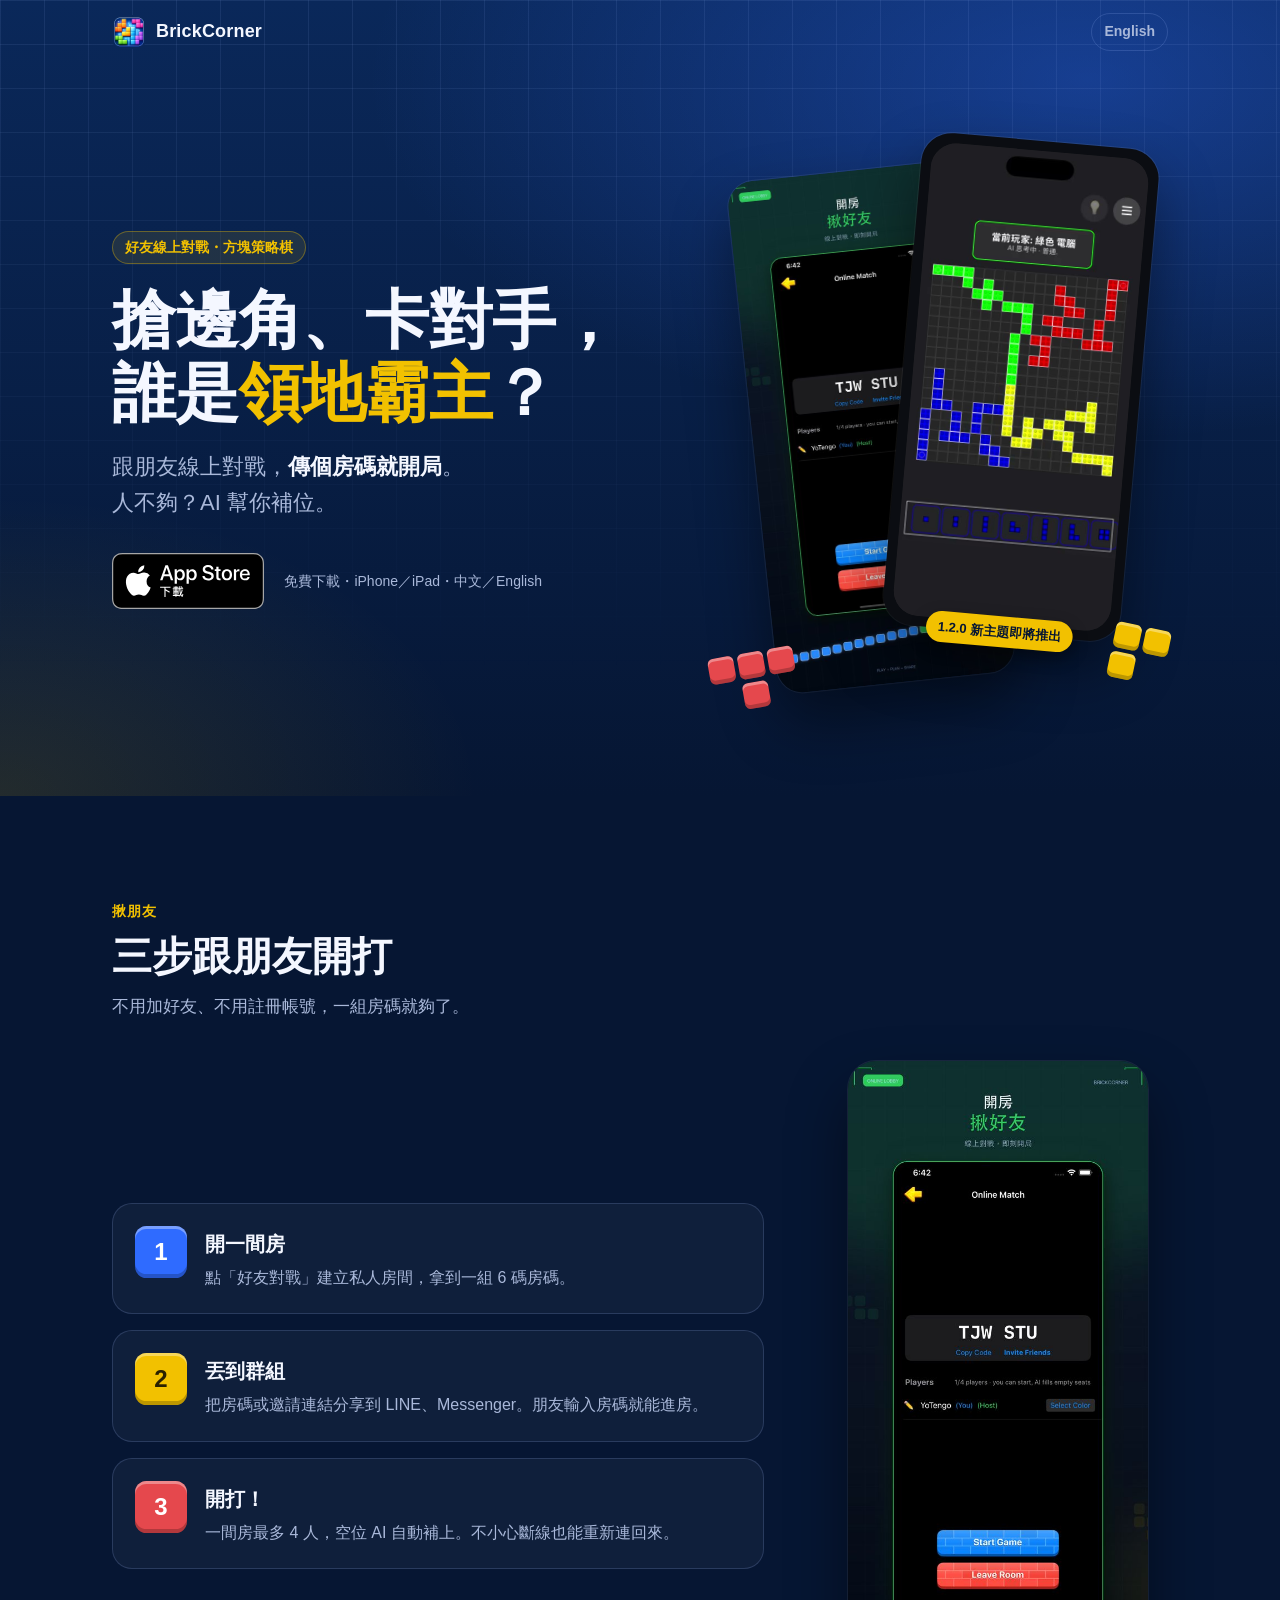
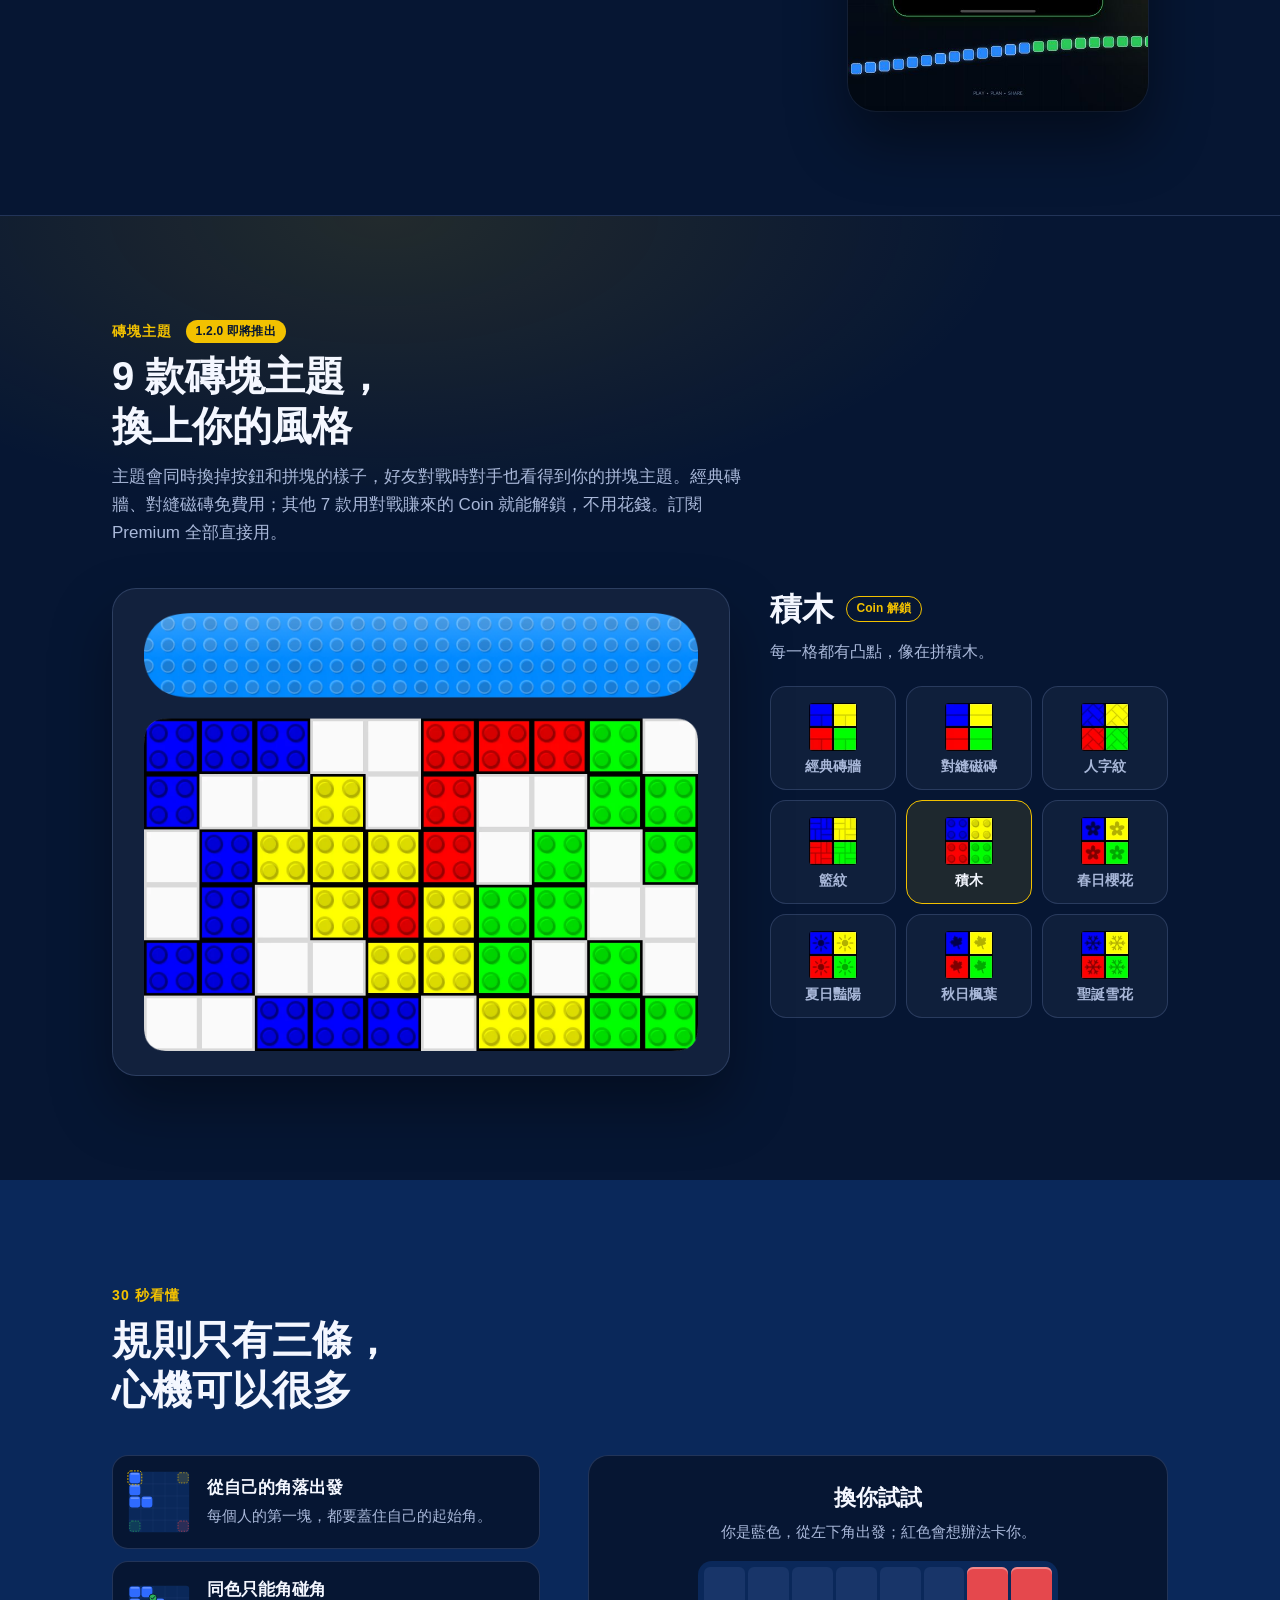
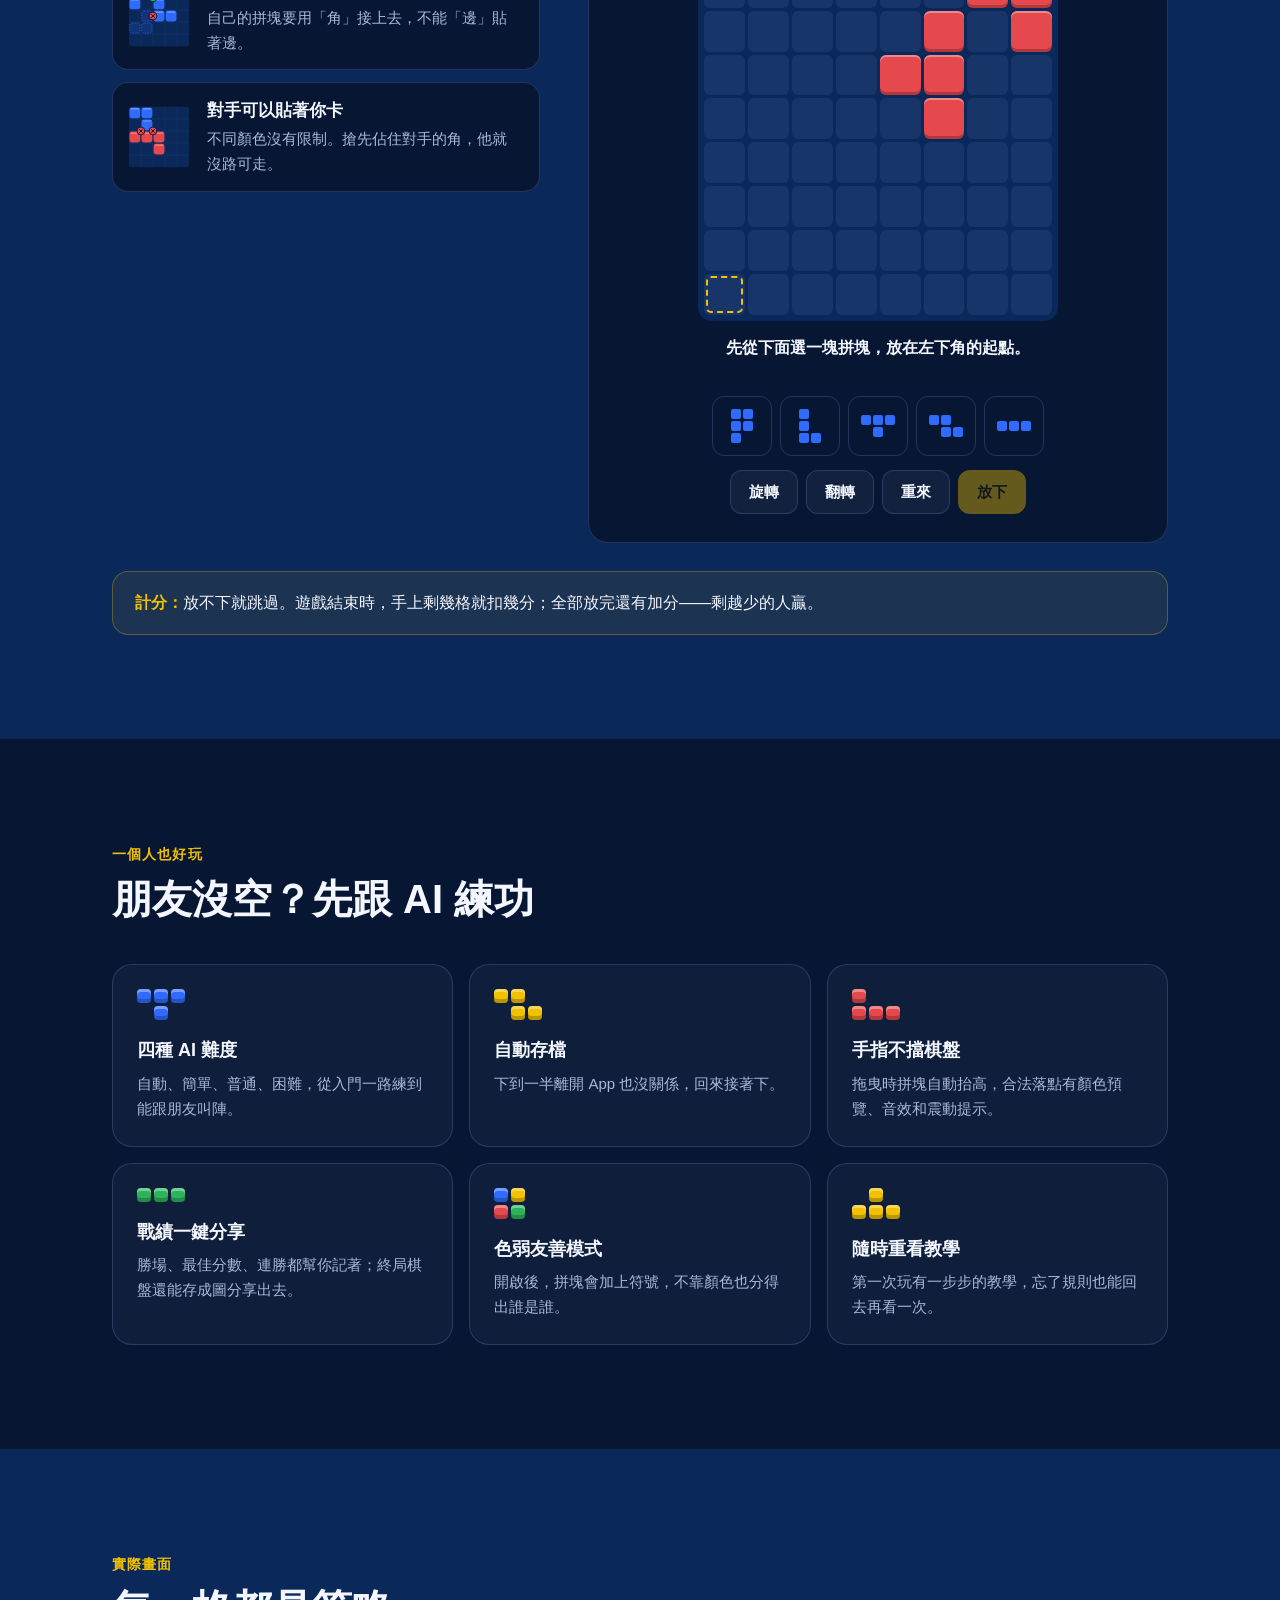
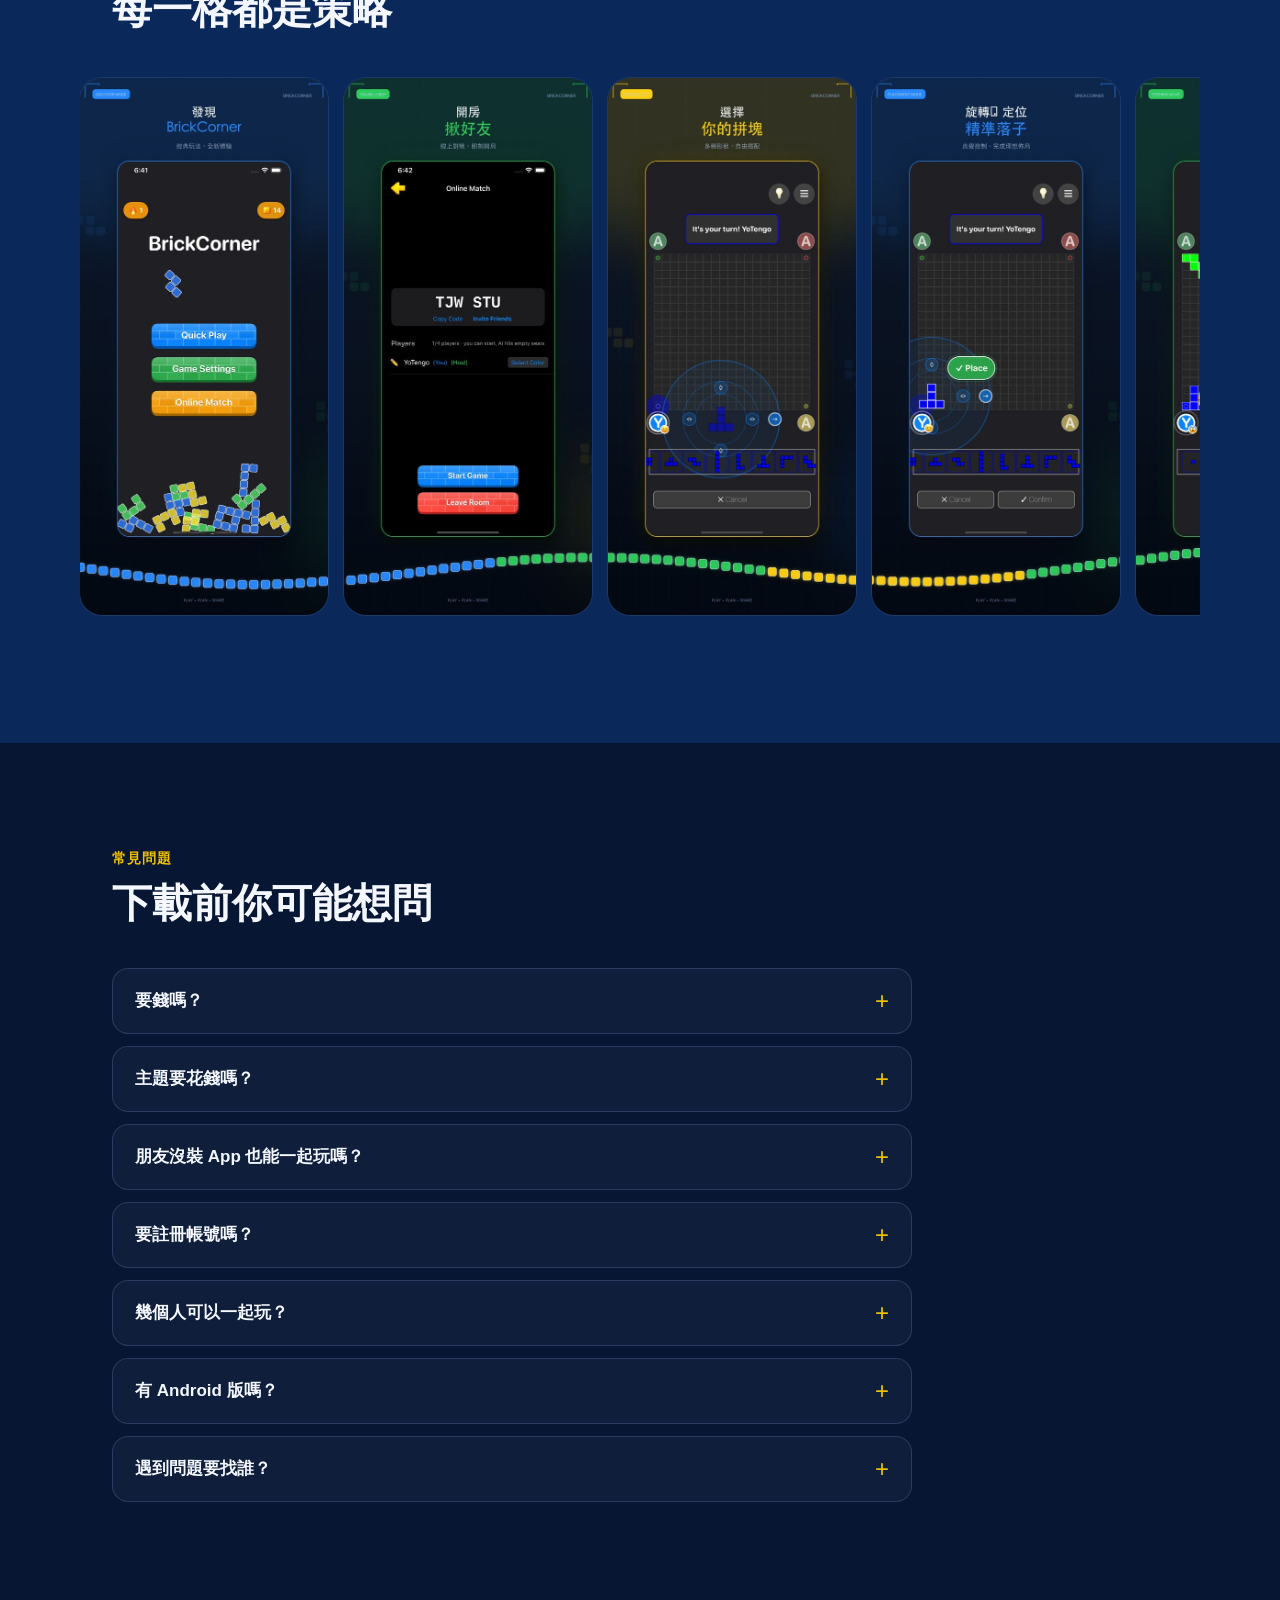
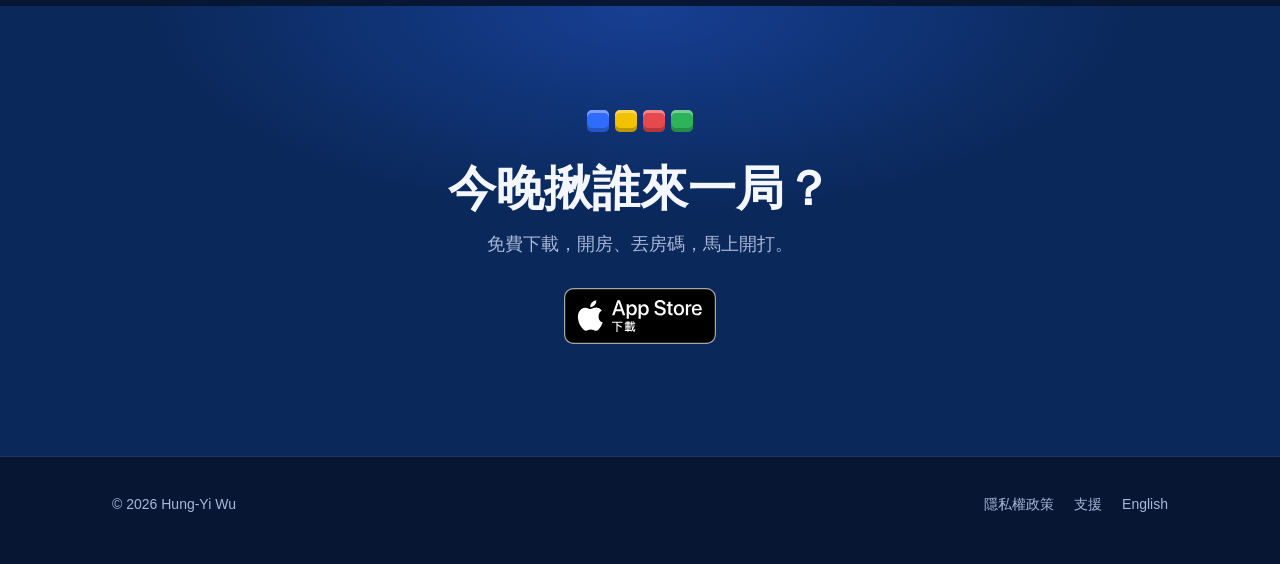
<file: index.html>
<!doctype html>
<html lang="zh-Hant-TW">
<head>
<meta charset="utf-8">
<meta name="viewport" content="width=device-width, initial-scale=1, viewport-fit=cover">
<title>BrickCorner｜搶邊角、卡對手，跟朋友線上對戰的方塊策略棋</title>
<meta name="description" content="免費 iOS 方塊策略棋盤遊戲。同色拼塊只能角碰角，搶地盤、卡對手。開一間私人房間，傳個房碼就能跟朋友線上對戰，人不夠 AI 補位。">
<link rel="canonical" href="https://ntuetom.github.io/BrickCorner/">
<link rel="alternate" hreflang="zh-Hant" href="https://ntuetom.github.io/BrickCorner/">
<link rel="alternate" hreflang="en" href="https://ntuetom.github.io/BrickCorner/en/">
<link rel="alternate" hreflang="x-default" href="https://ntuetom.github.io/BrickCorner/">
<meta name="apple-itunes-app" content="app-id=6757150028">
<meta name="theme-color" content="#0a285a">

<meta property="og:type" content="website">
<meta property="og:site_name" content="BrickCorner">
<meta property="og:locale" content="zh_TW">
<meta property="og:locale:alternate" content="en_US">
<meta property="og:url" content="https://ntuetom.github.io/BrickCorner/">
<meta property="og:title" content="搶邊角、卡對手，誰是領地霸主？｜BrickCorner">
<meta property="og:description" content="跟朋友線上對戰的方塊策略棋。開房、傳房碼，馬上開打。iPhone／iPad 免費下載。">
<meta property="og:image" content="https://ntuetom.github.io/BrickCorner/assets/og/og-home-zh.png">
<meta property="og:image:width" content="1200">
<meta property="og:image:height" content="630">
<meta property="og:image:alt" content="BrickCorner：搶邊角、卡對手，誰是領地霸主？">
<meta name="twitter:card" content="summary_large_image">

<link rel="icon" type="image/png" href="assets/img/favicon-64.png">
<link rel="apple-touch-icon" href="assets/img/apple-touch-icon.png">
<link rel="stylesheet" href="assets/site.css">
</head>
<body>

<header class="site-header">
  <div class="wrap">
    <a class="brand" href="./"><img src="assets/img/apple-touch-icon.png" alt="" width="34" height="34">BrickCorner</a>
    <a class="lang-switch" href="en/" hreflang="en" lang="en">English</a>
  </div>
</header>

<main>

  <section class="hero">
    <div class="hero-grid" aria-hidden="true"></div>
    <div class="wrap">
      <div>
        <p class="eyebrow">好友線上對戰・方塊策略棋</p>
        <h1>搶邊角、卡對手，<br>誰是<span class="hl">領地霸主</span>？</h1>
        <p class="lead">跟朋友線上對戰，<strong>傳個房碼就開局</strong>。<br>人不夠？AI 幫你補位。</p>
        <div class="cta-row">
          <a class="badge-link" href="https://apps.apple.com/app/id6757150028">
            <img src="assets/img/appstore-zh-tw.svg" alt="在 App Store 下載 BrickCorner" width="152" height="56">
          </a>
          <p class="cta-meta">免費下載・iPhone／iPad・中文／English</p>
        </div>
      </div>

      <div class="hero-shots">
        <img class="shot shot-back" src="assets/img/zh/shot-2.jpg" alt="開房揪好友：房間碼與邀請朋友畫面" width="540" height="1169">
        <div class="shot shot-front phone">
          <video class="phone-video" src="assets/video/gameplay.mp4" poster="assets/video/gameplay-poster.jpg"
                 width="480" height="1044" autoplay muted loop playsinline preload="metadata"
                 aria-label="實際對局畫面（積木主題）：四位玩家輪流放拼塊，棋盤慢慢被填滿"></video>
          <a class="video-note" href="#themes">1.2.0 新主題即將推出</a>
        </div>
        <div class="floating-piece fp-1" aria-hidden="true">
          <span class="brick c-yellow"></span><span class="brick c-yellow"></span>
          <span class="brick c-yellow"></span><span class="brick gap"></span>
        </div>
        <div class="floating-piece fp-2" aria-hidden="true">
          <span class="brick c-red"></span><span class="brick c-red"></span><span class="brick c-red"></span>
          <span class="brick gap"></span><span class="brick c-red"></span><span class="brick gap"></span>
        </div>
      </div>
    </div>
  </section>

  <section id="friends">
    <div class="wrap">
      <div class="section-head">
        <p class="kicker">揪朋友</p>
        <h2>三步跟朋友開打</h2>
        <p>不用加好友、不用註冊帳號，一組房碼就夠了。</p>
      </div>
      <div class="steps-layout">
        <ol class="steps">
          <li class="step">
            <span class="step-num brick c-blue">1</span>
            <div>
              <h3>開一間房</h3>
              <p>點「好友對戰」建立私人房間，拿到一組 6 碼房碼。</p>
            </div>
          </li>
          <li class="step">
            <span class="step-num brick c-yellow">2</span>
            <div>
              <h3>丟到群組</h3>
              <p>把房碼或邀請連結分享到 LINE、Messenger。朋友輸入房碼就能進房。</p>
            </div>
          </li>
          <li class="step">
            <span class="step-num brick c-red">3</span>
            <div>
              <h3>開打！</h3>
              <p>一間房最多 4 人，空位 AI 自動補上。不小心斷線也能重新連回來。</p>
            </div>
          </li>
        </ol>
        <img class="steps-shot" src="assets/img/zh/shot-2.jpg" alt="好友對戰房間：顯示房間碼、邀請朋友按鈕與玩家列表" width="540" height="1169" loading="lazy">
      </div>
    </div>
  </section>

  <section id="themes">
    <div class="wrap">
      <div class="section-head">
        <p class="kicker">磚塊主題 <span class="soon">1.2.0 即將推出</span></p>
        <h2>9 款磚塊主題，<br>換上你的風格</h2>
        <p>主題會同時換掉按鈕和拼塊的樣子，好友對戰時對手也看得到你的拼塊主題。經典磚牆、對縫磁磚免費用；其他 7 款用對戰賺來的 Coin 就能解鎖，不用花錢。訂閱 Premium 全部直接用。</p>
      </div>
      <div class="showcase">
        <img class="showcase-img" src="assets/img/themes/showcase/studs.webp" alt="積木主題：上方是按鈕，下方是棋盤上的拼塊"
             width="1260" height="996" loading="lazy">
        <div class="showcase-caption">
          <span class="showcase-name">積木</span>
          <span class="theme-tag is-coin">Coin 解鎖</span>
          <p class="showcase-desc">每一格都有凸點，像在拼積木。</p>
        </div>
        <div class="theme-picker" role="group" aria-label="選擇主題"
             data-free-label="免費" data-coin-label="Coin 解鎖" data-alt="{name}主題：上方是按鈕，下方是棋盤上的拼塊">
          <button type="button" class="theme-chip" aria-pressed="false" data-slug="running-bond" data-free="1"
                  data-desc="上下錯開半塊，最經典的砌法。">
            <img src="assets/img/themes/swatch/running-bond.webp" alt="" width="42" height="42" loading="lazy">
            <span>經典磚牆</span>
          </button>
          <button type="button" class="theme-chip" aria-pressed="false" data-slug="stack-bond" data-free="1"
                  data-desc="縫對縫排得整整齊齊，像浴室的磁磚。">
            <img src="assets/img/themes/swatch/stack-bond.webp" alt="" width="42" height="42" loading="lazy">
            <span>對縫磁磚</span>
          </button>
          <button type="button" class="theme-chip" aria-pressed="false" data-slug="herringbone" data-free="0"
                  data-desc="斜斜排成 V 字，像木地板的拼法。">
            <img src="assets/img/themes/swatch/herringbone.webp" alt="" width="42" height="42" loading="lazy">
            <span>人字紋</span>
          </button>
          <button type="button" class="theme-chip" aria-pressed="false" data-slug="basket-weave" data-free="0"
                  data-desc="一橫一直交錯，像編出來的籃子。">
            <img src="assets/img/themes/swatch/basket-weave.webp" alt="" width="42" height="42" loading="lazy">
            <span>籃紋</span>
          </button>
          <button type="button" class="theme-chip" aria-pressed="true" data-slug="studs" data-free="0"
                  data-desc="每一格都有凸點，像在拼積木。">
            <img src="assets/img/themes/swatch/studs.webp" alt="" width="42" height="42" loading="lazy">
            <span>積木</span>
          </button>
          <button type="button" class="theme-chip" aria-pressed="false" data-slug="spring" data-free="0"
                  data-desc="每一格開一朵櫻花，按鈕上也有花瓣飄落。">
            <img src="assets/img/themes/swatch/spring.webp" alt="" width="42" height="42" loading="lazy">
            <span>春日櫻花</span>
          </button>
          <button type="button" class="theme-chip" aria-pressed="false" data-slug="summer" data-free="0"
                  data-desc="每一格一顆太陽，按鈕下緣還有海浪。">
            <img src="assets/img/themes/swatch/summer.webp" alt="" width="42" height="42" loading="lazy">
            <span>夏日豔陽</span>
          </button>
          <button type="button" class="theme-chip" aria-pressed="false" data-slug="autumn" data-free="0"
                  data-desc="每一格一片楓葉，按鈕上也有落葉。">
            <img src="assets/img/themes/swatch/autumn.webp" alt="" width="42" height="42" loading="lazy">
            <span>秋日楓葉</span>
          </button>
          <button type="button" class="theme-chip" aria-pressed="false" data-slug="christmas" data-free="0"
                  data-desc="每一格一片雪花，按鈕頂上還積了雪。">
            <img src="assets/img/themes/swatch/christmas.webp" alt="" width="42" height="42" loading="lazy">
            <span>聖誕雪花</span>
          </button>
        </div>
      </div>
    </div>
  </section>

  <section id="rules" class="section-alt">
    <div class="wrap">
      <div class="section-head">
        <p class="kicker">30 秒看懂</p>
        <h2>規則只有三條，<br>心機可以很多</h2>
      </div>
      <div class="rules-layout">
        <ol class="rule-list">
          <li class="rule-item">
            <img src="assets/img/rule-1.svg" alt="" width="64" height="64" loading="lazy">
            <div>
              <h3>從自己的角落出發</h3>
              <p>每個人的第一塊，都要蓋住自己的起始角。</p>
            </div>
          </li>
          <li class="rule-item">
            <img src="assets/img/rule-2.svg" alt="" width="64" height="64" loading="lazy">
            <div>
              <h3>同色只能角碰角</h3>
              <p>自己的拼塊要用「角」接上去，不能「邊」貼著邊。</p>
            </div>
          </li>
          <li class="rule-item">
            <img src="assets/img/rule-3.svg" alt="" width="64" height="64" loading="lazy">
            <div>
              <h3>對手可以貼著你卡</h3>
              <p>不同顏色沒有限制。搶先佔住對手的角，他就沒路可走。</p>
            </div>
          </li>
        </ol>

        <div class="trial" id="trial">
          <h3 class="trial-title">換你試試</h3>
          <p class="trial-sub">你是藍色，從左下角出發；紅色會想辦法卡你。</p>
          <div class="trial-board" id="trial-board" role="group" aria-label="試玩棋盤，8×8"></div>
          <p class="trial-msg" id="trial-msg" role="status" aria-live="polite"></p>
          <div class="trial-tray" id="trial-tray" role="group" aria-label="你的拼塊"></div>
          <div class="trial-controls">
            <button type="button" class="trial-btn" id="trial-rotate">旋轉</button>
            <button type="button" class="trial-btn" id="trial-flip">翻轉</button>
            <button type="button" class="trial-btn" id="trial-reset">重來</button>
            <button type="button" class="trial-btn primary" id="trial-place" disabled>放下</button>
          </div>
          <div class="trial-end" id="trial-end" hidden>
            <p id="trial-end-msg"></p>
            <a class="badge-link" href="https://apps.apple.com/app/id6757150028">
              <img src="assets/img/appstore-zh-tw.svg" alt="在 App Store 下載 BrickCorner" width="152" height="56">
            </a>
            <button type="button" class="trial-btn" id="trial-restart">再玩一次</button>
          </div>
          <noscript><p class="trial-msg">開啟 JavaScript 就能在這裡試玩。</p></noscript>
        </div>
      </div>
      <p class="rules-note"><strong>計分：</strong>放不下就跳過。遊戲結束時，手上剩幾格就扣幾分；全部放完還有加分——剩越少的人贏。</p>
    </div>
  </section>

  <section id="features">
    <div class="wrap">
      <div class="section-head">
        <p class="kicker">一個人也好玩</p>
        <h2>朋友沒空？先跟 AI 練功</h2>
      </div>
      <div class="features">
        <article class="feature">
          <div class="mini" aria-hidden="true"><span class="brick c-blue"></span><span class="brick c-blue"></span><span class="brick c-blue"></span><span class="brick gap"></span><span class="brick c-blue"></span></div>
          <h3>四種 AI 難度</h3>
          <p>自動、簡單、普通、困難，從入門一路練到能跟朋友叫陣。</p>
        </article>
        <article class="feature">
          <div class="mini" aria-hidden="true"><span class="brick c-yellow"></span><span class="brick c-yellow"></span><span class="brick gap"></span><span class="brick gap"></span><span class="brick c-yellow"></span><span class="brick c-yellow"></span></div>
          <h3>自動存檔</h3>
          <p>下到一半離開 App 也沒關係，回來接著下。</p>
        </article>
        <article class="feature">
          <div class="mini" aria-hidden="true"><span class="brick c-red"></span><span class="brick gap"></span><span class="brick gap"></span><span class="brick c-red"></span><span class="brick c-red"></span><span class="brick c-red"></span></div>
          <h3>手指不擋棋盤</h3>
          <p>拖曳時拼塊自動抬高，合法落點有顏色預覽、音效和震動提示。</p>
        </article>
        <article class="feature">
          <div class="mini" aria-hidden="true"><span class="brick c-green"></span><span class="brick c-green"></span><span class="brick c-green"></span></div>
          <h3>戰績一鍵分享</h3>
          <p>勝場、最佳分數、連勝都幫你記著；終局棋盤還能存成圖分享出去。</p>
        </article>
        <article class="feature">
          <div class="mini" aria-hidden="true"><span class="brick c-blue"></span><span class="brick c-yellow"></span><span class="brick gap"></span><span class="brick c-red"></span><span class="brick c-green"></span></div>
          <h3>色弱友善模式</h3>
          <p>開啟後，拼塊會加上符號，不靠顏色也分得出誰是誰。</p>
        </article>
        <article class="feature">
          <div class="mini" aria-hidden="true"><span class="brick gap"></span><span class="brick c-yellow"></span><span class="brick gap"></span><span class="brick c-yellow"></span><span class="brick c-yellow"></span><span class="brick c-yellow"></span></div>
          <h3>隨時重看教學</h3>
          <p>第一次玩有一步步的教學，忘了規則也能回去再看一次。</p>
        </article>
      </div>
    </div>
  </section>

  <section id="screens" class="section-alt">
    <div class="wrap">
      <div class="section-head">
        <p class="kicker">實際畫面</p>
        <h2>每一格都是策略</h2>
      </div>
      <div class="gallery" tabindex="0" aria-label="遊戲畫面，可左右滑動">
        <img src="assets/img/zh/shot-1.jpg" alt="主選單" width="540" height="1169" loading="lazy">
        <img src="assets/img/zh/shot-2.jpg" alt="開房揪好友" width="540" height="1169" loading="lazy">
        <img src="assets/img/zh/shot-3.jpg" alt="選擇你的拼塊" width="540" height="1169" loading="lazy">
        <img src="assets/img/zh/shot-4.jpg" alt="旋轉定位，精準落子" width="540" height="1169" loading="lazy">
        <img src="assets/img/zh/shot-5.jpg" alt="每一格都是策略" width="540" height="1169" loading="lazy">
        <img src="assets/img/zh/shot-6.jpg" alt="終局逆轉勝負" width="540" height="1169" loading="lazy">
        <img src="assets/img/zh/shot-7.jpg" alt="勝利時刻，點擊分享戰績" width="540" height="1169" loading="lazy">
        <img src="assets/img/zh/shot-8.jpg" alt="一鍵生成完整棋盤圖" width="540" height="1169" loading="lazy">
      </div>
    </div>
  </section>

  <section id="faq">
    <div class="wrap">
      <div class="section-head">
        <p class="kicker">常見問題</p>
        <h2>下載前你可能想問</h2>
      </div>
      <div class="faq">
        <details>
          <summary>要錢嗎？</summary>
          <p>免費下載、免費玩，遊戲中會有廣告。想要沒有廣告，可以訂閱 Premium（月繳或年繳），另外還有每日金幣加成，以及免費使用提示和悔棋。價格以 App Store 顯示為準。</p>
        </details>
        <details>
          <summary>主題要花錢嗎？</summary>
          <p>不用。經典磚牆、對縫磁磚免費，其他 7 款用遊戲裡賺的 Coin 解鎖（每日登入、完成對局、任務都能賺），解鎖後一直都能用。訂閱 Premium 的話，全部主題直接用。主題會在 1.2.0 版推出。</p>
        </details>
        <details>
          <summary>朋友沒裝 App 也能一起玩嗎？</summary>
          <p>朋友需要先下載 BrickCorner（免費）。裝好後打開「好友對戰」，選「加入」，輸入你給的房碼就能進房。</p>
        </details>
        <details>
          <summary>要註冊帳號嗎？</summary>
          <p>不用。打開就能玩，不需要建立帳號，也不用填任何個人資料。</p>
        </details>
        <details>
          <summary>幾個人可以一起玩？</summary>
          <p>一間房最多 4 人。人不夠的位置可以讓 AI 補上，也可以一個人跟 AI 對戰。</p>
        </details>
        <details>
          <summary>有 Android 版嗎？</summary>
          <p>目前只有 iPhone 和 iPad 版（需要 iOS 16 以上）。</p>
        </details>
        <details>
          <summary>遇到問題要找誰？</summary>
          <p>請到<a href="support">支援頁面</a>來信，我們通常會在 1–2 天內回覆。</p>
        </details>
      </div>
    </div>
  </section>

  <section class="final-cta">
    <div class="wrap">
      <div class="brick-row" aria-hidden="true">
        <span class="brick c-blue"></span><span class="brick c-yellow"></span><span class="brick c-red"></span><span class="brick c-green"></span>
      </div>
      <h2>今晚揪誰來一局？</h2>
      <p>免費下載，開房、丟房碼，馬上開打。</p>
      <a class="badge-link" href="https://apps.apple.com/app/id6757150028">
        <img src="assets/img/appstore-zh-tw.svg" alt="在 App Store 下載 BrickCorner" width="152" height="56">
      </a>
    </div>
  </section>

</main>

<footer class="site-footer">
  <div class="wrap">
    <span>© 2026 Hung-Yi Wu</span>
    <nav aria-label="頁尾連結">
      <a href="privacy">隱私權政策</a>
      <a href="support">支援</a>
      <a href="en/" hreflang="en" lang="en">English</a>
    </nav>
  </div>
</footer>

<script src="assets/home.js" defer></script>
</body>
</html>
</file>
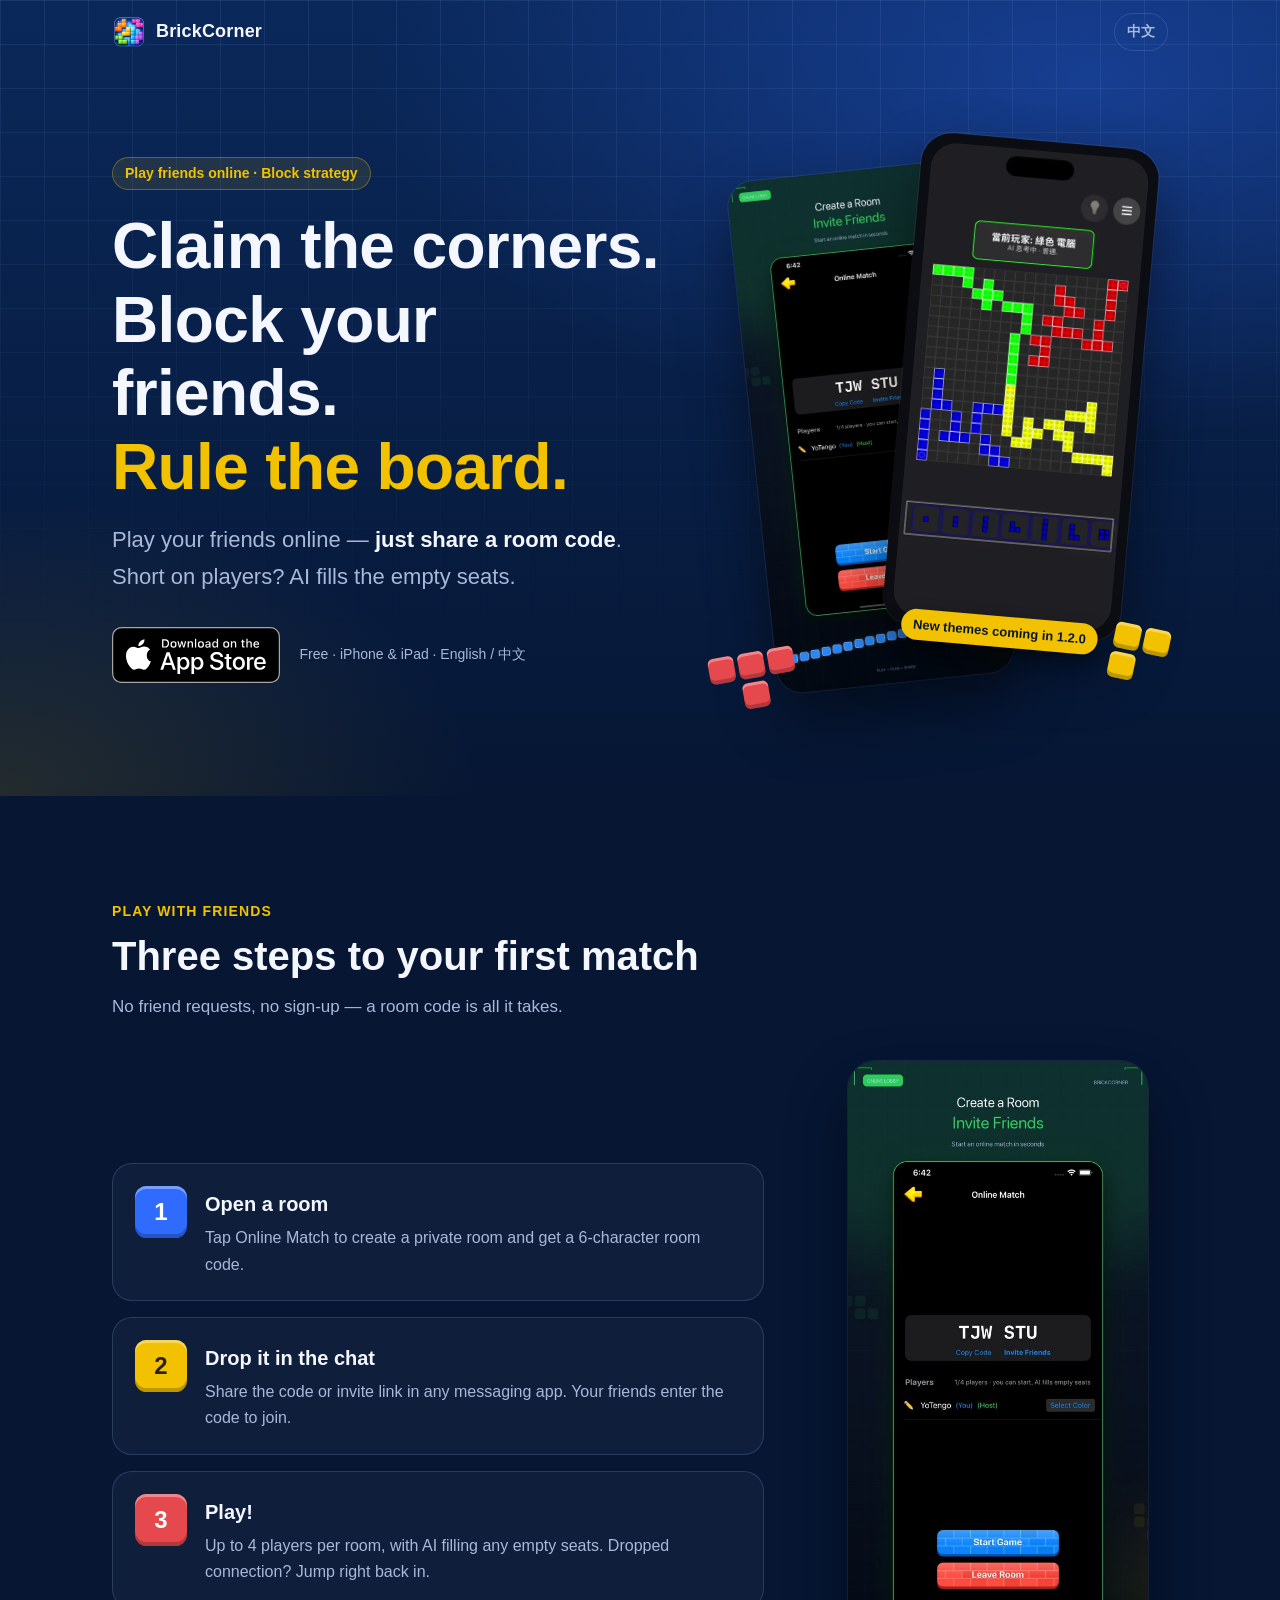
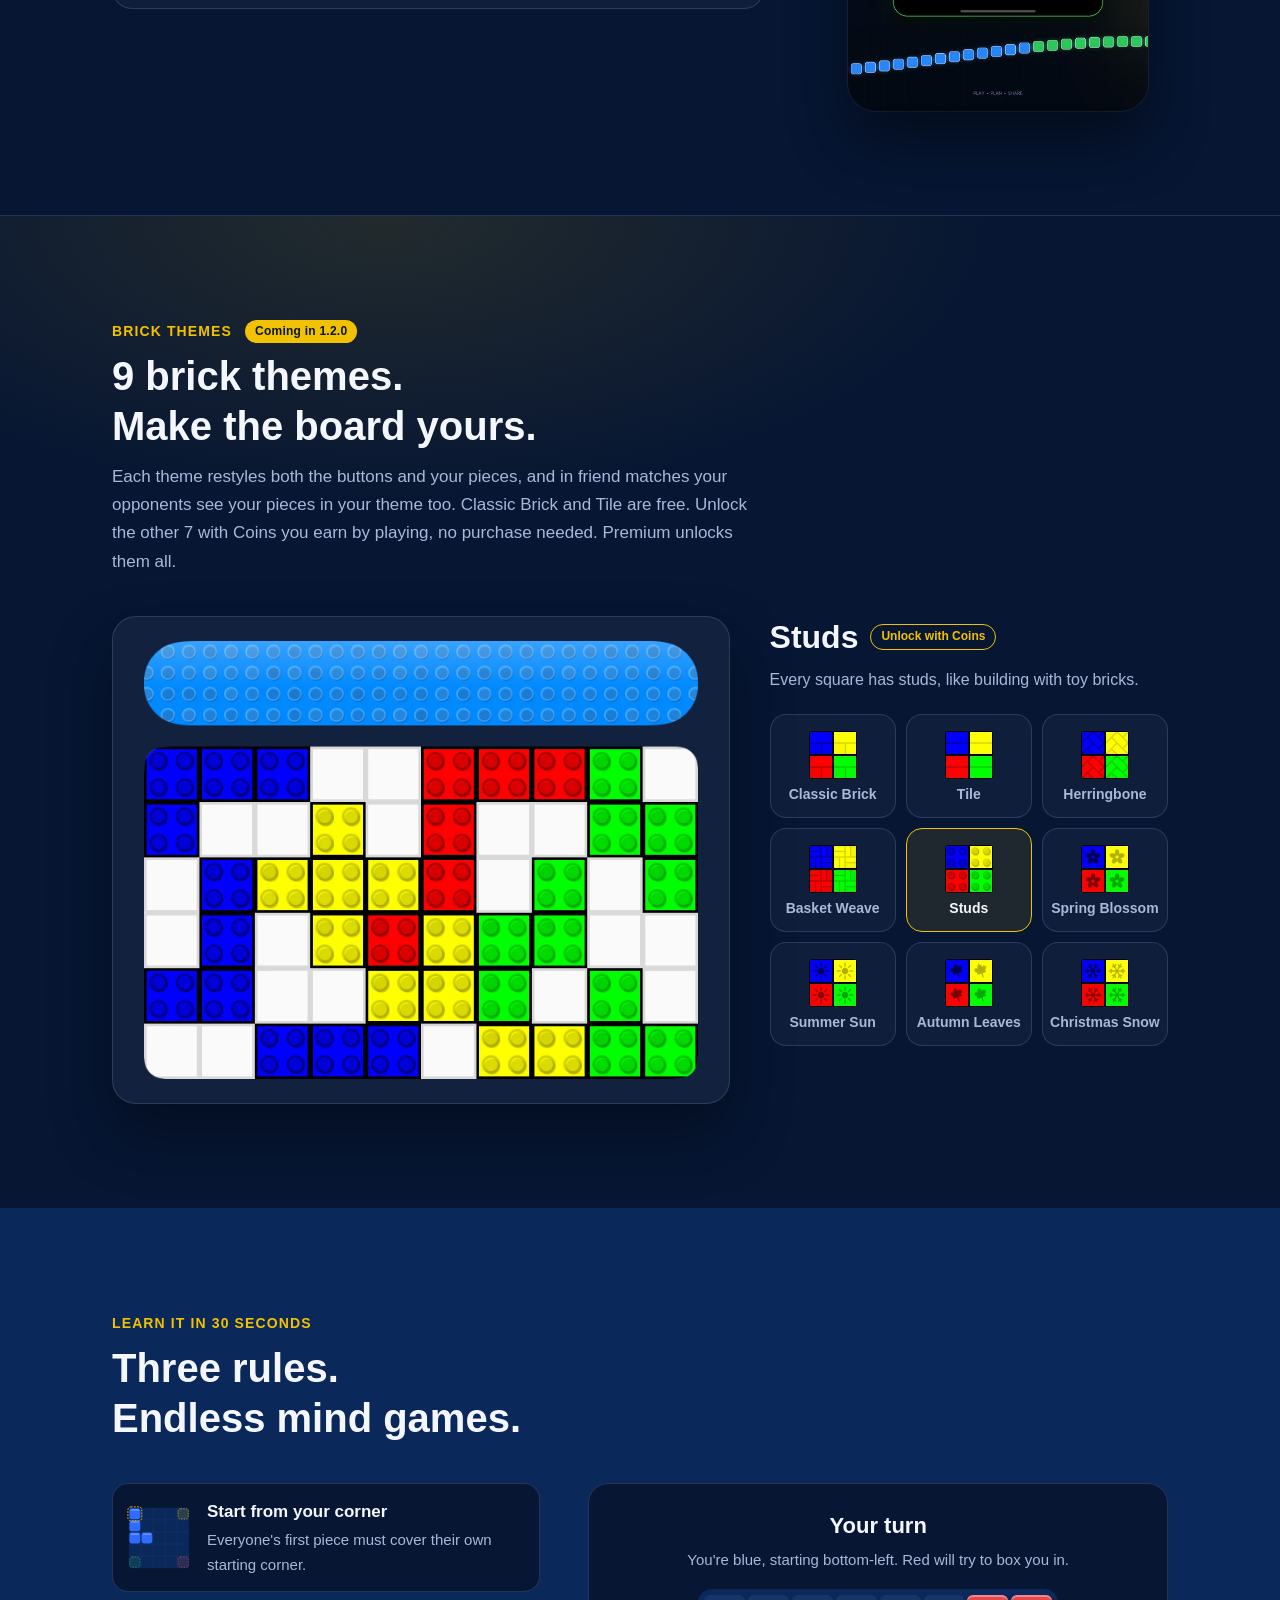
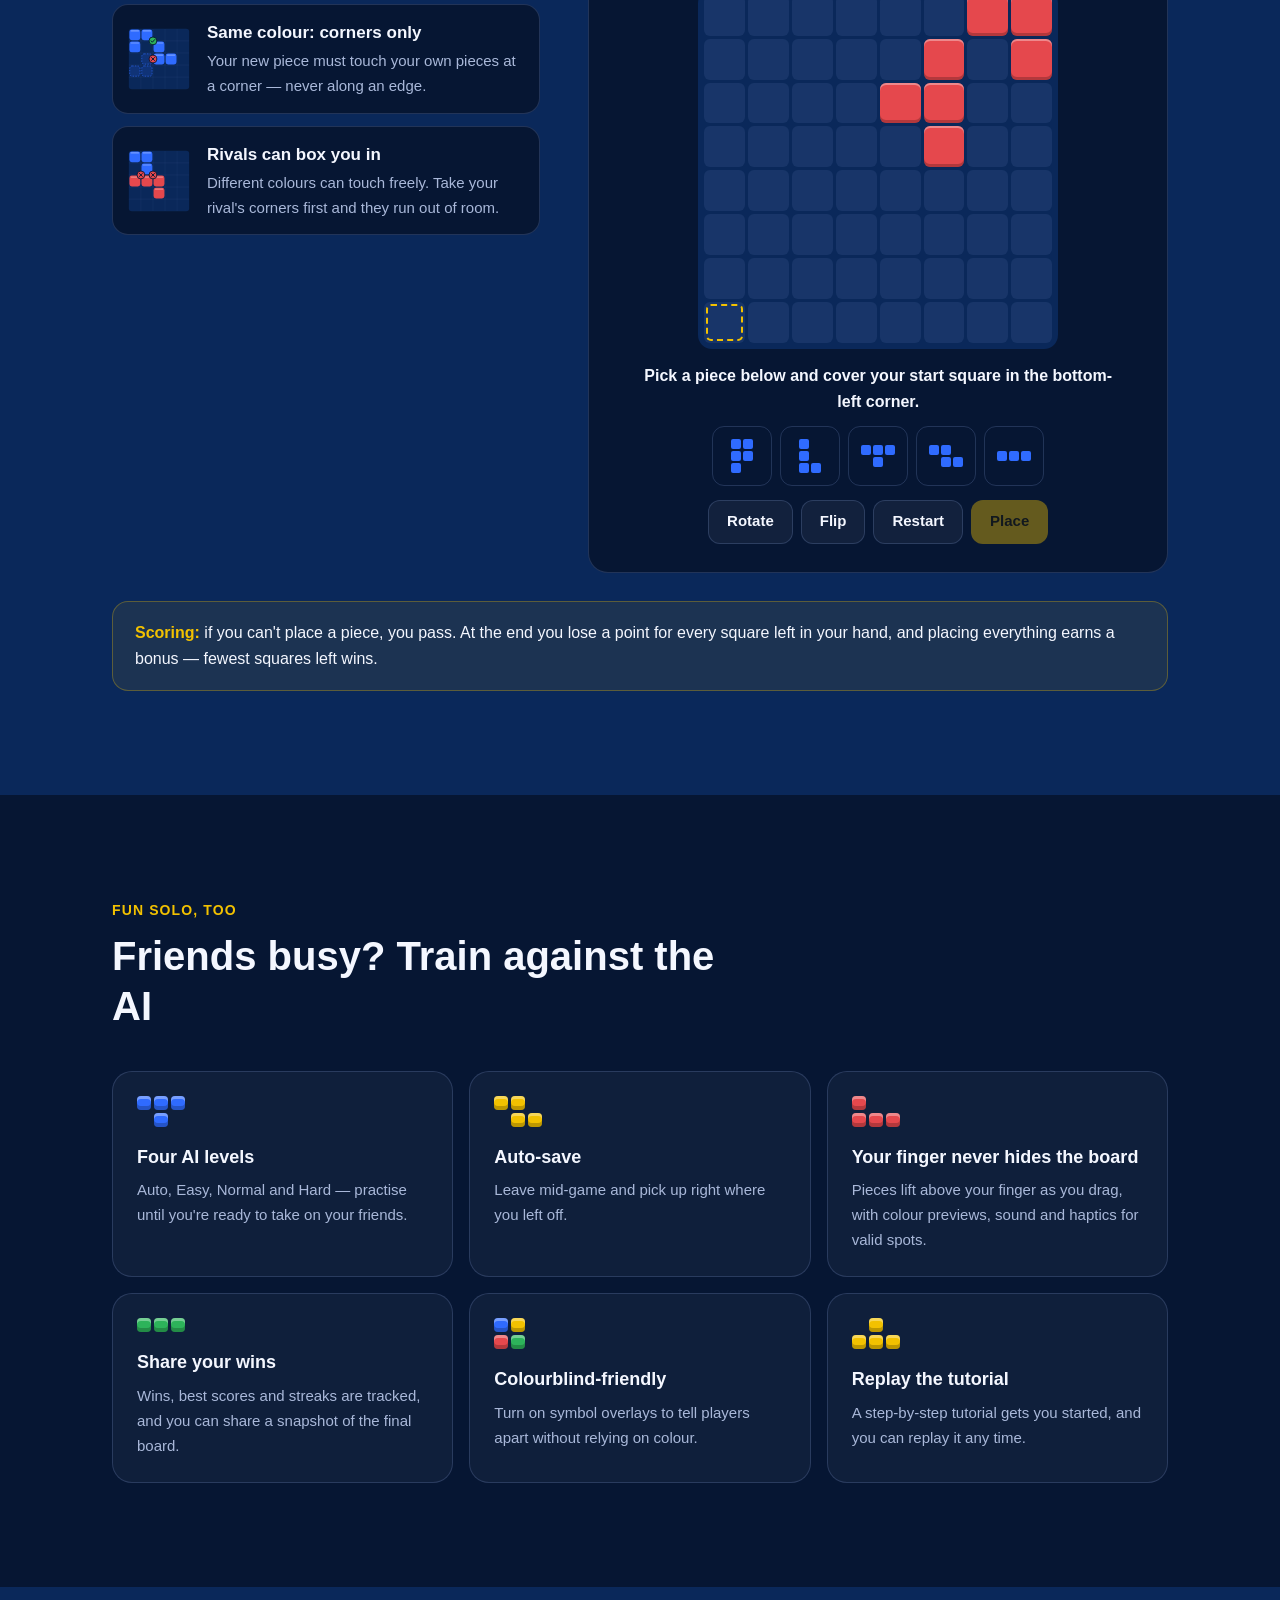
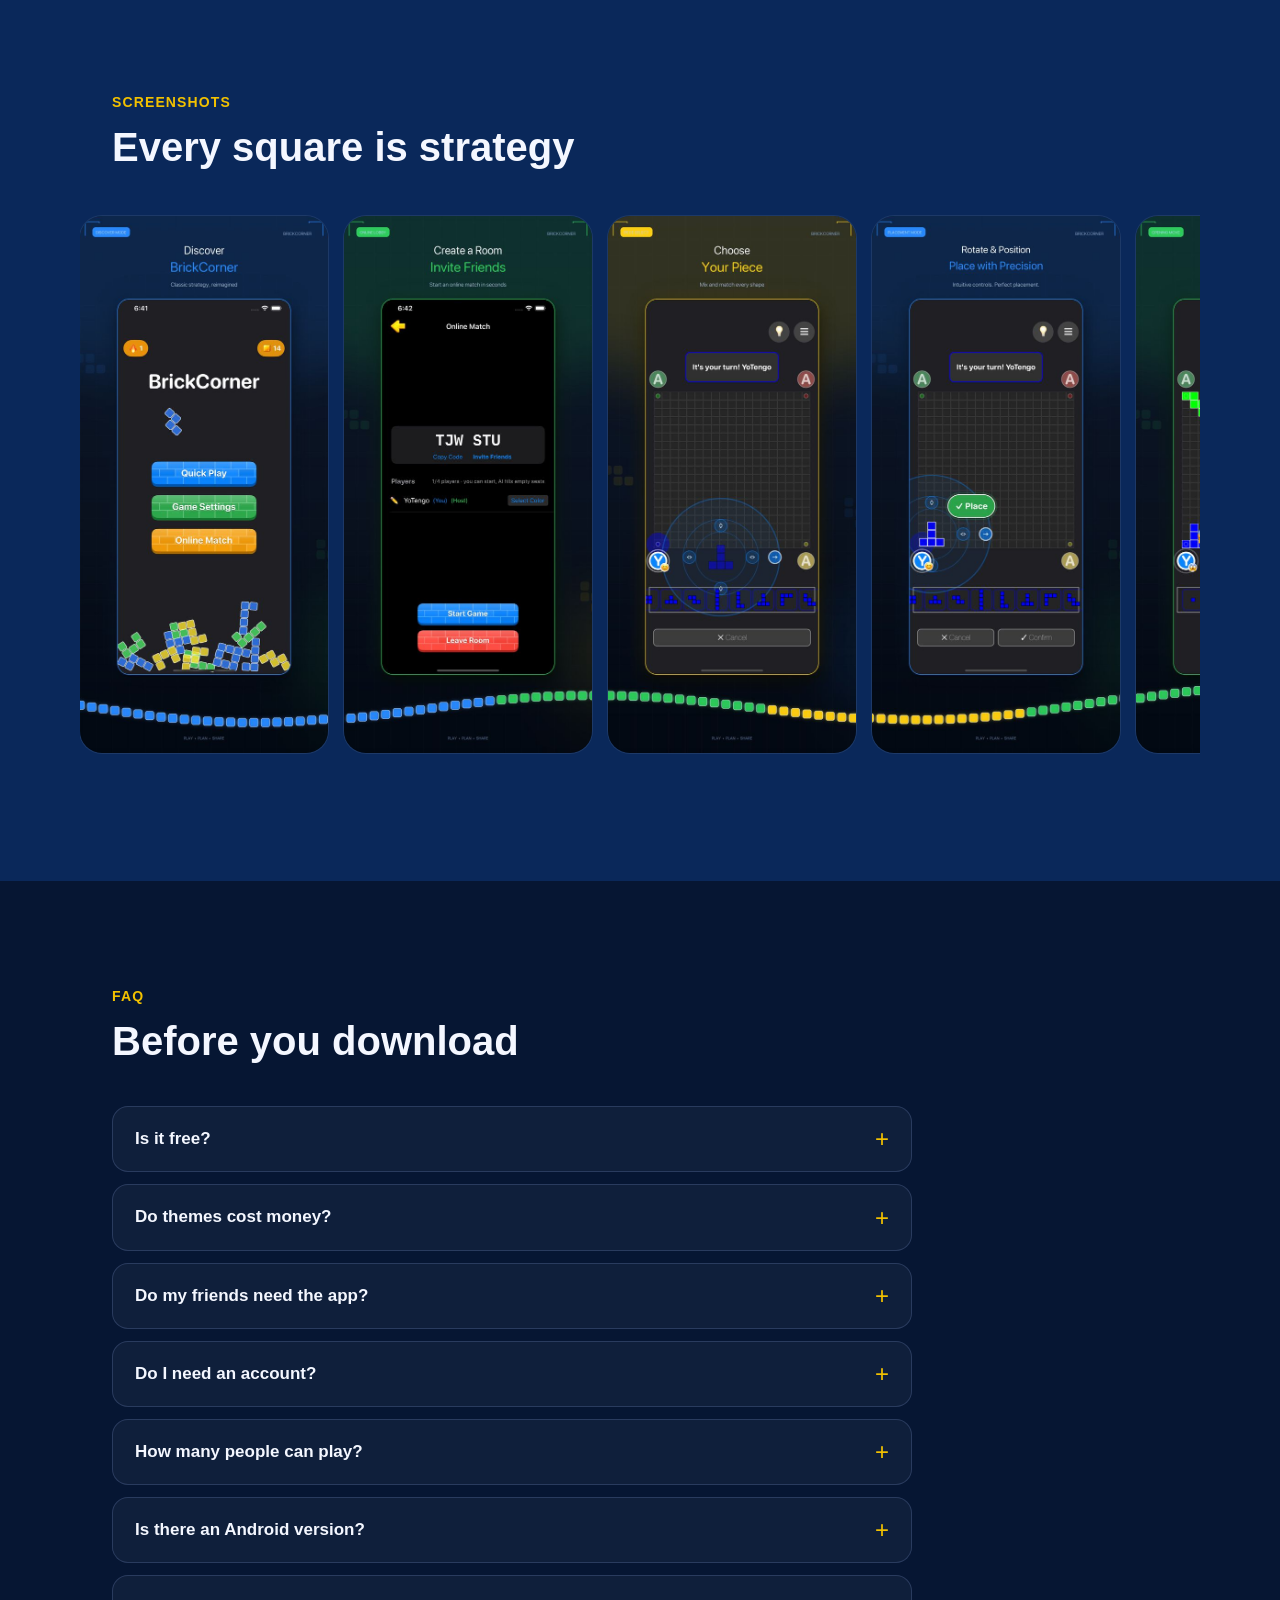
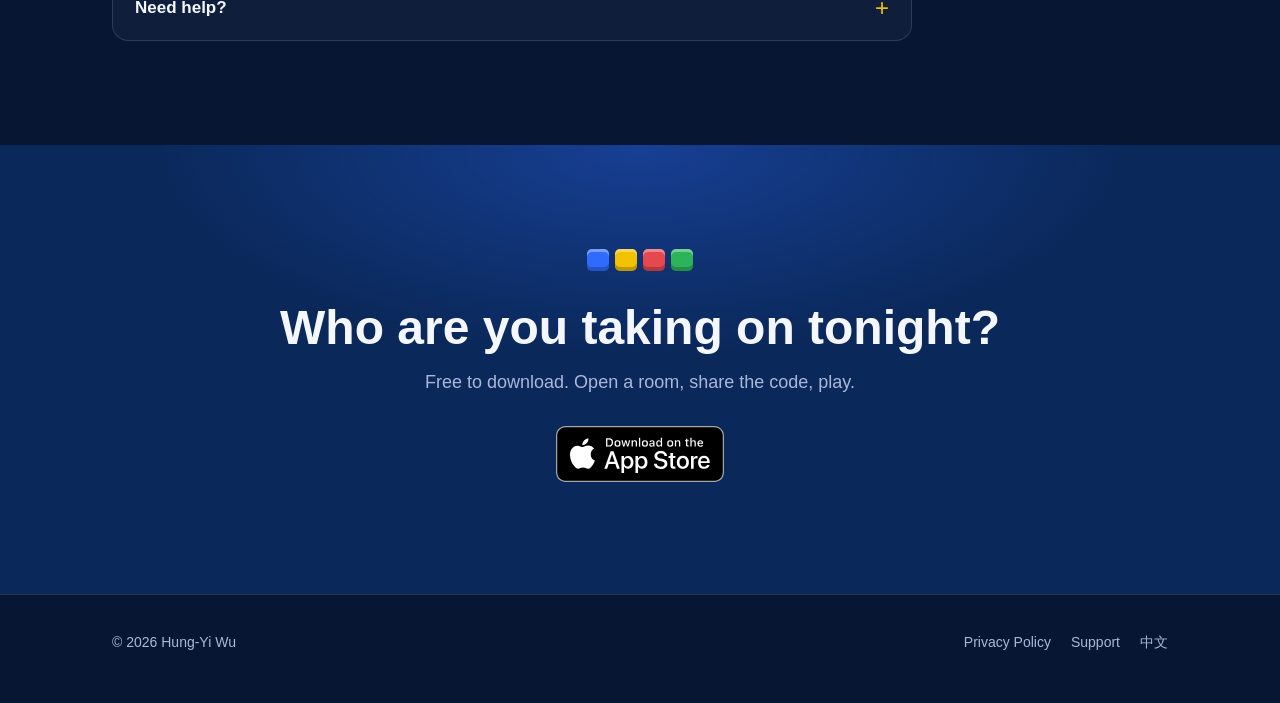
<file: en/index.html>
<!doctype html>
<html lang="en">
<head>
<meta charset="utf-8">
<meta name="viewport" content="width=device-width, initial-scale=1, viewport-fit=cover">
<title>BrickCorner — Claim the corners, block your friends</title>
<meta name="description" content="A free block strategy board game for iPhone and iPad. Same-colour pieces may only touch at the corners — grab territory and block your rivals. Open a private room, share the code and play your friends online, with AI filling any empty seats.">
<link rel="canonical" href="https://ntuetom.github.io/BrickCorner/en/">
<link rel="alternate" hreflang="zh-Hant" href="https://ntuetom.github.io/BrickCorner/">
<link rel="alternate" hreflang="en" href="https://ntuetom.github.io/BrickCorner/en/">
<link rel="alternate" hreflang="x-default" href="https://ntuetom.github.io/BrickCorner/">
<meta name="apple-itunes-app" content="app-id=6757150028">
<meta name="theme-color" content="#0a285a">

<meta property="og:type" content="website">
<meta property="og:site_name" content="BrickCorner">
<meta property="og:locale" content="en_US">
<meta property="og:locale:alternate" content="zh_TW">
<meta property="og:url" content="https://ntuetom.github.io/BrickCorner/en/">
<meta property="og:title" content="Claim the corners. Block your friends. Rule the board.">
<meta property="og:description" content="A block strategy board game you play with friends online. Open a room, share the code, start playing. Free on iPhone and iPad.">
<meta property="og:image" content="https://ntuetom.github.io/BrickCorner/assets/og/og-home-en.png">
<meta property="og:image:width" content="1200">
<meta property="og:image:height" content="630">
<meta property="og:image:alt" content="BrickCorner: Claim the corners. Block your friends. Rule the board.">
<meta name="twitter:card" content="summary_large_image">

<link rel="icon" type="image/png" href="../assets/img/favicon-64.png">
<link rel="apple-touch-icon" href="../assets/img/apple-touch-icon.png">
<link rel="stylesheet" href="../assets/site.css">
</head>
<body>

<header class="site-header">
  <div class="wrap">
    <a class="brand" href="./"><img src="../assets/img/apple-touch-icon.png" alt="" width="34" height="34">BrickCorner</a>
    <a class="lang-switch" href="../" hreflang="zh-Hant" lang="zh-Hant">中文</a>
  </div>
</header>

<main>

  <section class="hero">
    <div class="hero-grid" aria-hidden="true"></div>
    <div class="wrap">
      <div>
        <p class="eyebrow">Play friends online · Block strategy</p>
        <h1>Claim the corners.<br>Block your friends.<br><span class="hl">Rule the board.</span></h1>
        <p class="lead">Play your friends online — <strong>just share a room code</strong>.<br>Short on players? AI fills the empty seats.</p>
        <div class="cta-row">
          <a class="badge-link" href="https://apps.apple.com/app/id6757150028">
            <img src="../assets/img/appstore-en-us.svg" alt="Download BrickCorner on the App Store" width="168" height="56">
          </a>
          <p class="cta-meta">Free · iPhone &amp; iPad · English / 中文</p>
        </div>
      </div>

      <div class="hero-shots">
        <img class="shot shot-back" src="../assets/img/en/shot-2.jpg" alt="Online match room showing the room code and Invite Friends" width="540" height="1169">
        <div class="shot shot-front phone">
          <video class="phone-video" src="../assets/video/gameplay.mp4" poster="../assets/video/gameplay-poster.jpg"
                 width="480" height="1044" autoplay muted loop playsinline preload="metadata"
                 aria-label="Real gameplay (Studs theme): four players take turns placing pieces as the board fills up"></video>
          <a class="video-note" href="#themes">New themes coming in 1.2.0</a>
        </div>
        <div class="floating-piece fp-1" aria-hidden="true">
          <span class="brick c-yellow"></span><span class="brick c-yellow"></span>
          <span class="brick c-yellow"></span><span class="brick gap"></span>
        </div>
        <div class="floating-piece fp-2" aria-hidden="true">
          <span class="brick c-red"></span><span class="brick c-red"></span><span class="brick c-red"></span>
          <span class="brick gap"></span><span class="brick c-red"></span><span class="brick gap"></span>
        </div>
      </div>
    </div>
  </section>

  <section id="friends">
    <div class="wrap">
      <div class="section-head">
        <p class="kicker">Play with friends</p>
        <h2>Three steps to your first match</h2>
        <p>No friend requests, no sign-up — a room code is all it takes.</p>
      </div>
      <div class="steps-layout">
        <ol class="steps">
          <li class="step">
            <span class="step-num brick c-blue">1</span>
            <div>
              <h3>Open a room</h3>
              <p>Tap Online Match to create a private room and get a 6-character room code.</p>
            </div>
          </li>
          <li class="step">
            <span class="step-num brick c-yellow">2</span>
            <div>
              <h3>Drop it in the chat</h3>
              <p>Share the code or invite link in any messaging app. Your friends enter the code to join.</p>
            </div>
          </li>
          <li class="step">
            <span class="step-num brick c-red">3</span>
            <div>
              <h3>Play!</h3>
              <p>Up to 4 players per room, with AI filling any empty seats. Dropped connection? Jump right back in.</p>
            </div>
          </li>
        </ol>
        <img class="steps-shot" src="../assets/img/en/shot-2.jpg" alt="Online match room with the room code, Invite Friends button and player list" width="540" height="1169" loading="lazy">
      </div>
    </div>
  </section>

  <section id="themes">
    <div class="wrap">
      <div class="section-head">
        <p class="kicker">Brick themes <span class="soon">Coming in 1.2.0</span></p>
        <h2>9 brick themes.<br>Make the board yours.</h2>
        <p>Each theme restyles both the buttons and your pieces, and in friend matches your opponents see your pieces in your theme too. Classic Brick and Tile are free. Unlock the other 7 with Coins you earn by playing, no purchase needed. Premium unlocks them all.</p>
      </div>
      <div class="showcase">
        <img class="showcase-img" src="../assets/img/themes/showcase/studs.webp" alt="Studs theme: a button on top, pieces on the board below"
             width="1260" height="996" loading="lazy">
        <div class="showcase-caption">
          <span class="showcase-name">Studs</span>
          <span class="theme-tag is-coin">Unlock with Coins</span>
          <p class="showcase-desc">Every square has studs, like building with toy bricks.</p>
        </div>
        <div class="theme-picker" role="group" aria-label="Choose a theme"
             data-free-label="Free" data-coin-label="Unlock with Coins" data-alt="{name} theme: a button on top, pieces on the board below">
          <button type="button" class="theme-chip" aria-pressed="false" data-slug="running-bond" data-free="1"
                  data-desc="Rows offset by half a brick, the classic way to build a wall.">
            <img src="../assets/img/themes/swatch/running-bond.webp" alt="" width="42" height="42" loading="lazy">
            <span>Classic Brick</span>
          </button>
          <button type="button" class="theme-chip" aria-pressed="false" data-slug="stack-bond" data-free="1"
                  data-desc="Joints lined up neatly, like bathroom tiles.">
            <img src="../assets/img/themes/swatch/stack-bond.webp" alt="" width="42" height="42" loading="lazy">
            <span>Tile</span>
          </button>
          <button type="button" class="theme-chip" aria-pressed="false" data-slug="herringbone" data-free="0"
                  data-desc="Bricks laid in a slanted V, like a parquet floor.">
            <img src="../assets/img/themes/swatch/herringbone.webp" alt="" width="42" height="42" loading="lazy">
            <span>Herringbone</span>
          </button>
          <button type="button" class="theme-chip" aria-pressed="false" data-slug="basket-weave" data-free="0"
                  data-desc="Pairs of bricks alternate across and down, like a woven basket.">
            <img src="../assets/img/themes/swatch/basket-weave.webp" alt="" width="42" height="42" loading="lazy">
            <span>Basket Weave</span>
          </button>
          <button type="button" class="theme-chip" aria-pressed="true" data-slug="studs" data-free="0"
                  data-desc="Every square has studs, like building with toy bricks.">
            <img src="../assets/img/themes/swatch/studs.webp" alt="" width="42" height="42" loading="lazy">
            <span>Studs</span>
          </button>
          <button type="button" class="theme-chip" aria-pressed="false" data-slug="spring" data-free="0"
                  data-desc="A cherry blossom on every square, with petals drifting across the buttons.">
            <img src="../assets/img/themes/swatch/spring.webp" alt="" width="42" height="42" loading="lazy">
            <span>Spring Blossom</span>
          </button>
          <button type="button" class="theme-chip" aria-pressed="false" data-slug="summer" data-free="0"
                  data-desc="A sun on every square, with waves along the bottom of the buttons.">
            <img src="../assets/img/themes/swatch/summer.webp" alt="" width="42" height="42" loading="lazy">
            <span>Summer Sun</span>
          </button>
          <button type="button" class="theme-chip" aria-pressed="false" data-slug="autumn" data-free="0"
                  data-desc="A maple leaf on every square, with leaves falling across the buttons.">
            <img src="../assets/img/themes/swatch/autumn.webp" alt="" width="42" height="42" loading="lazy">
            <span>Autumn Leaves</span>
          </button>
          <button type="button" class="theme-chip" aria-pressed="false" data-slug="christmas" data-free="0"
                  data-desc="A snowflake on every square, and snow piled on top of the buttons.">
            <img src="../assets/img/themes/swatch/christmas.webp" alt="" width="42" height="42" loading="lazy">
            <span>Christmas Snow</span>
          </button>
        </div>
      </div>
    </div>
  </section>

  <section id="rules" class="section-alt">
    <div class="wrap">
      <div class="section-head">
        <p class="kicker">Learn it in 30 seconds</p>
        <h2>Three rules.<br>Endless mind games.</h2>
      </div>
      <div class="rules-layout">
        <ol class="rule-list">
          <li class="rule-item">
            <img src="../assets/img/rule-1.svg" alt="" width="64" height="64" loading="lazy">
            <div>
              <h3>Start from your corner</h3>
              <p>Everyone's first piece must cover their own starting corner.</p>
            </div>
          </li>
          <li class="rule-item">
            <img src="../assets/img/rule-2.svg" alt="" width="64" height="64" loading="lazy">
            <div>
              <h3>Same colour: corners only</h3>
              <p>Your new piece must touch your own pieces at a corner — never along an edge.</p>
            </div>
          </li>
          <li class="rule-item">
            <img src="../assets/img/rule-3.svg" alt="" width="64" height="64" loading="lazy">
            <div>
              <h3>Rivals can box you in</h3>
              <p>Different colours can touch freely. Take your rival's corners first and they run out of room.</p>
            </div>
          </li>
        </ol>

        <div class="trial" id="trial">
          <h3 class="trial-title">Your turn</h3>
          <p class="trial-sub">You're blue, starting bottom-left. Red will try to box you in.</p>
          <div class="trial-board" id="trial-board" role="group" aria-label="Practice board, 8 by 8"></div>
          <p class="trial-msg" id="trial-msg" role="status" aria-live="polite"></p>
          <div class="trial-tray" id="trial-tray" role="group" aria-label="Your pieces"></div>
          <div class="trial-controls">
            <button type="button" class="trial-btn" id="trial-rotate">Rotate</button>
            <button type="button" class="trial-btn" id="trial-flip">Flip</button>
            <button type="button" class="trial-btn" id="trial-reset">Restart</button>
            <button type="button" class="trial-btn primary" id="trial-place" disabled>Place</button>
          </div>
          <div class="trial-end" id="trial-end" hidden>
            <p id="trial-end-msg"></p>
            <a class="badge-link" href="https://apps.apple.com/app/id6757150028">
              <img src="../assets/img/appstore-en-us.svg" alt="Download BrickCorner on the App Store" width="168" height="56">
            </a>
            <button type="button" class="trial-btn" id="trial-restart">Play again</button>
          </div>
          <noscript><p class="trial-msg">Turn on JavaScript to try it here.</p></noscript>
        </div>
      </div>
      <p class="rules-note"><strong>Scoring:</strong> if you can't place a piece, you pass. At the end you lose a point for every square left in your hand, and placing everything earns a bonus — fewest squares left wins.</p>
    </div>
  </section>

  <section id="features">
    <div class="wrap">
      <div class="section-head">
        <p class="kicker">Fun solo, too</p>
        <h2>Friends busy? Train against the AI</h2>
      </div>
      <div class="features">
        <article class="feature">
          <div class="mini" aria-hidden="true"><span class="brick c-blue"></span><span class="brick c-blue"></span><span class="brick c-blue"></span><span class="brick gap"></span><span class="brick c-blue"></span></div>
          <h3>Four AI levels</h3>
          <p>Auto, Easy, Normal and Hard — practise until you're ready to take on your friends.</p>
        </article>
        <article class="feature">
          <div class="mini" aria-hidden="true"><span class="brick c-yellow"></span><span class="brick c-yellow"></span><span class="brick gap"></span><span class="brick gap"></span><span class="brick c-yellow"></span><span class="brick c-yellow"></span></div>
          <h3>Auto-save</h3>
          <p>Leave mid-game and pick up right where you left off.</p>
        </article>
        <article class="feature">
          <div class="mini" aria-hidden="true"><span class="brick c-red"></span><span class="brick gap"></span><span class="brick gap"></span><span class="brick c-red"></span><span class="brick c-red"></span><span class="brick c-red"></span></div>
          <h3>Your finger never hides the board</h3>
          <p>Pieces lift above your finger as you drag, with colour previews, sound and haptics for valid spots.</p>
        </article>
        <article class="feature">
          <div class="mini" aria-hidden="true"><span class="brick c-green"></span><span class="brick c-green"></span><span class="brick c-green"></span></div>
          <h3>Share your wins</h3>
          <p>Wins, best scores and streaks are tracked, and you can share a snapshot of the final board.</p>
        </article>
        <article class="feature">
          <div class="mini" aria-hidden="true"><span class="brick c-blue"></span><span class="brick c-yellow"></span><span class="brick gap"></span><span class="brick c-red"></span><span class="brick c-green"></span></div>
          <h3>Colourblind-friendly</h3>
          <p>Turn on symbol overlays to tell players apart without relying on colour.</p>
        </article>
        <article class="feature">
          <div class="mini" aria-hidden="true"><span class="brick gap"></span><span class="brick c-yellow"></span><span class="brick gap"></span><span class="brick c-yellow"></span><span class="brick c-yellow"></span><span class="brick c-yellow"></span></div>
          <h3>Replay the tutorial</h3>
          <p>A step-by-step tutorial gets you started, and you can replay it any time.</p>
        </article>
      </div>
    </div>
  </section>

  <section id="screens" class="section-alt">
    <div class="wrap">
      <div class="section-head">
        <p class="kicker">Screenshots</p>
        <h2>Every square is strategy</h2>
      </div>
      <div class="gallery" tabindex="0" aria-label="Game screenshots, scroll sideways">
        <img src="../assets/img/en/shot-1.jpg" alt="Main menu" width="540" height="1169" loading="lazy">
        <img src="../assets/img/en/shot-2.jpg" alt="Invite friends to a room" width="540" height="1169" loading="lazy">
        <img src="../assets/img/en/shot-3.jpg" alt="Choose your piece" width="540" height="1169" loading="lazy">
        <img src="../assets/img/en/shot-4.jpg" alt="Rotate and place" width="540" height="1169" loading="lazy">
        <img src="../assets/img/en/shot-5.jpg" alt="Every square is strategy" width="540" height="1169" loading="lazy">
        <img src="../assets/img/en/shot-6.jpg" alt="Endgame comeback" width="540" height="1169" loading="lazy">
        <img src="../assets/img/en/shot-7.jpg" alt="Victory moment" width="540" height="1169" loading="lazy">
        <img src="../assets/img/en/shot-8.jpg" alt="Share the final board" width="540" height="1169" loading="lazy">
      </div>
    </div>
  </section>

  <section id="faq">
    <div class="wrap">
      <div class="section-head">
        <p class="kicker">FAQ</p>
        <h2>Before you download</h2>
      </div>
      <div class="faq">
        <details>
          <summary>Is it free?</summary>
          <p>Free to download and play, with ads. For an ad-free game, subscribe to Premium (monthly or yearly), which also gives you a daily coin bonus plus free hints and undo. Prices are shown in the App Store for your region.</p>
        </details>
        <details>
          <summary>Do themes cost money?</summary>
          <p>No. Classic Brick and Tile are free, and you can unlock the other 7 with Coins you earn in the game (daily check-ins, finished matches and missions all pay out). Unlocked themes are yours to keep. Premium subscribers get every theme. Themes arrive in version 1.2.0.</p>
        </details>
        <details>
          <summary>Do my friends need the app?</summary>
          <p>Yes — they'll need to download BrickCorner (it's free). Then they open Online Match, choose Join and enter your room code.</p>
        </details>
        <details>
          <summary>Do I need an account?</summary>
          <p>No. Open the app and play — no account and no personal details required.</p>
        </details>
        <details>
          <summary>How many people can play?</summary>
          <p>Up to 4 per room. AI can take any empty seats, and you can also play solo against the AI.</p>
        </details>
        <details>
          <summary>Is there an Android version?</summary>
          <p>Not yet — BrickCorner is available on iPhone and iPad (iOS 16 or later).</p>
        </details>
        <details>
          <summary>Need help?</summary>
          <p>Visit the <a href="../support">support page</a> to get in touch. We usually reply within 24–48 hours.</p>
        </details>
      </div>
    </div>
  </section>

  <section class="final-cta">
    <div class="wrap">
      <div class="brick-row" aria-hidden="true">
        <span class="brick c-blue"></span><span class="brick c-yellow"></span><span class="brick c-red"></span><span class="brick c-green"></span>
      </div>
      <h2>Who are you taking on tonight?</h2>
      <p>Free to download. Open a room, share the code, play.</p>
      <a class="badge-link" href="https://apps.apple.com/app/id6757150028">
        <img src="../assets/img/appstore-en-us.svg" alt="Download BrickCorner on the App Store" width="168" height="56">
      </a>
    </div>
  </section>

</main>

<footer class="site-footer">
  <div class="wrap">
    <span>© 2026 Hung-Yi Wu</span>
    <nav aria-label="Footer">
      <a href="../privacy">Privacy Policy</a>
      <a href="../support">Support</a>
      <a href="../" hreflang="zh-Hant" lang="zh-Hant">中文</a>
    </nav>
  </div>
</footer>

<script src="../assets/home.js" defer></script>
</body>
</html>
</file>
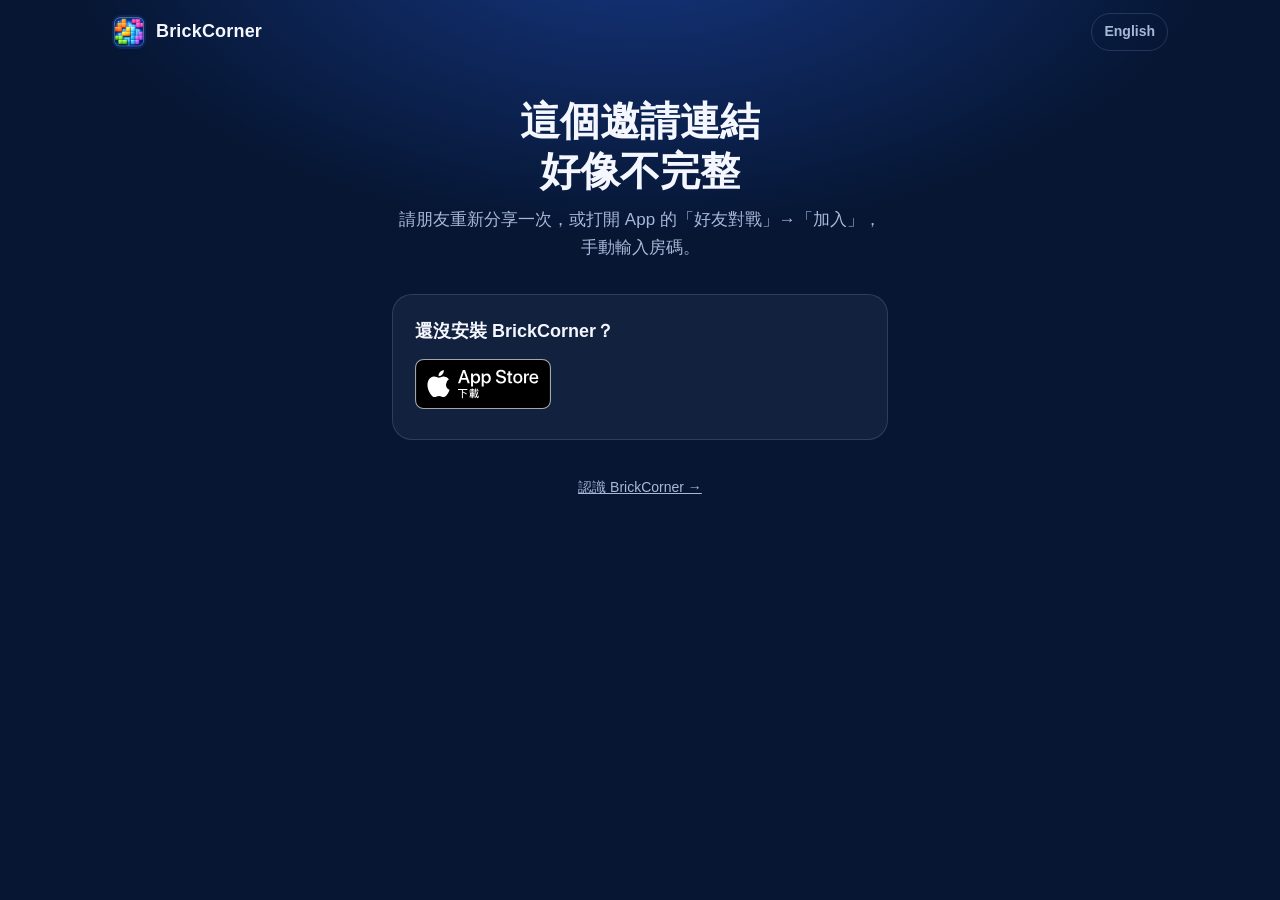
<file: join/index.html>
<!doctype html>
<html lang="zh-Hant-TW">
<head>
<meta charset="utf-8">
<meta name="viewport" content="width=device-width, initial-scale=1, viewport-fit=cover">
<title>朋友找你來 BrickCorner 對戰！</title>
<meta name="description" content="點開就能加入朋友的房間。還沒安裝？免費下載 BrickCorner，輸入房碼一起對戰。">
<meta name="robots" content="noindex">
<meta name="theme-color" content="#061633">

<meta property="og:type" content="website">
<meta property="og:site_name" content="BrickCorner">
<meta property="og:locale" content="zh_TW">
<meta property="og:url" content="https://ntuetom.github.io/BrickCorner/join/">
<meta property="og:title" content="朋友找你來 BrickCorner 對戰！">
<meta property="og:description" content="點開加入房間，一起搶邊角、卡對手。還沒安裝？免費下載就能玩。">
<meta property="og:image" content="https://ntuetom.github.io/BrickCorner/assets/og/og-join-zh.png">
<meta property="og:image:width" content="1200">
<meta property="og:image:height" content="630">
<meta property="og:image:alt" content="朋友找你來 BrickCorner 對戰！">
<meta name="twitter:card" content="summary_large_image">

<link rel="icon" type="image/png" href="../assets/img/favicon-64.png">
<link rel="apple-touch-icon" href="../assets/img/apple-touch-icon.png">
<link rel="stylesheet" href="../assets/site.css">
</head>
<body>

<header class="site-header">
  <div class="wrap">
    <a class="brand" href="../"><img src="../assets/img/apple-touch-icon.png" alt="" width="34" height="34">BrickCorner</a>
    <a class="lang-switch" id="lang-link" href="../en/join/" hreflang="en" lang="en">English</a>
  </div>
</header>

<main class="invite">
  <div class="wrap">

    <div class="invite-card" id="state-valid" hidden>
      <h1>朋友找你來<br>BrickCorner 對戰！</h1>
      <p class="sub">一起搶邊角、卡對手，看誰是領地霸主。</p>

      <p class="code-label">房間碼</p>
      <div class="code-tiles" id="code-tiles" role="img"></div>
      <button class="copy-btn" id="copy-btn" type="button" data-copied="已複製 ✓">複製房碼</button>

      <div class="invite-actions">
        <a class="btn btn-primary" id="open-app" href="#">開啟 App 加入房間</a>
        <p class="hint">按了沒反應？如果是在 LINE 裡打開的，從右上角選單改用 Safari 開啟再按一次；或直接打開 App 輸入房碼。</p>
      </div>

      <div class="panel">
        <h2>還沒安裝 BrickCorner？</h2>
        <a class="badge-link" href="https://apps.apple.com/app/id6757150028">
          <img src="../assets/img/appstore-zh-tw.svg" alt="在 App Store 下載 BrickCorner" width="135" height="50">
        </a>
        <ol>
          <li>免費下載，打開 App</li>
          <li>點<strong>「好友對戰」</strong>，選<strong>「加入」</strong></li>
          <li>輸入房碼 <strong data-code></strong>，按<strong>「加入房間」</strong></li>
        </ol>
      </div>

      <p class="invite-footer">房間要朋友還在裡面才進得去；進不去的話，請朋友重開一間。</p>
    </div>

    <div class="invite-card" id="state-invalid" hidden>
      <h1>這個邀請連結<br>好像不完整</h1>
      <p class="sub">請朋友重新分享一次，或打開 App 的「好友對戰」→「加入」，手動輸入房碼。</p>
      <div class="panel">
        <h2>還沒安裝 BrickCorner？</h2>
        <a class="badge-link" href="https://apps.apple.com/app/id6757150028">
          <img src="../assets/img/appstore-zh-tw.svg" alt="在 App Store 下載 BrickCorner" width="135" height="50">
        </a>
      </div>
    </div>

    <noscript>
      <div class="invite-card">
        <h1>朋友找你來<br>BrickCorner 對戰！</h1>
        <p class="sub">打開 App 的「好友對戰」→「加入」，輸入朋友給你的房碼。</p>
        <a class="badge-link" href="https://apps.apple.com/app/id6757150028">
          <img src="../assets/img/appstore-zh-tw.svg" alt="在 App Store 下載 BrickCorner" width="135" height="50">
        </a>
      </div>
    </noscript>

    <p class="invite-footer"><a href="../">認識 BrickCorner →</a></p>
  </div>
</main>

<script src="../assets/join.js"></script>
</body>
</html>
</file>
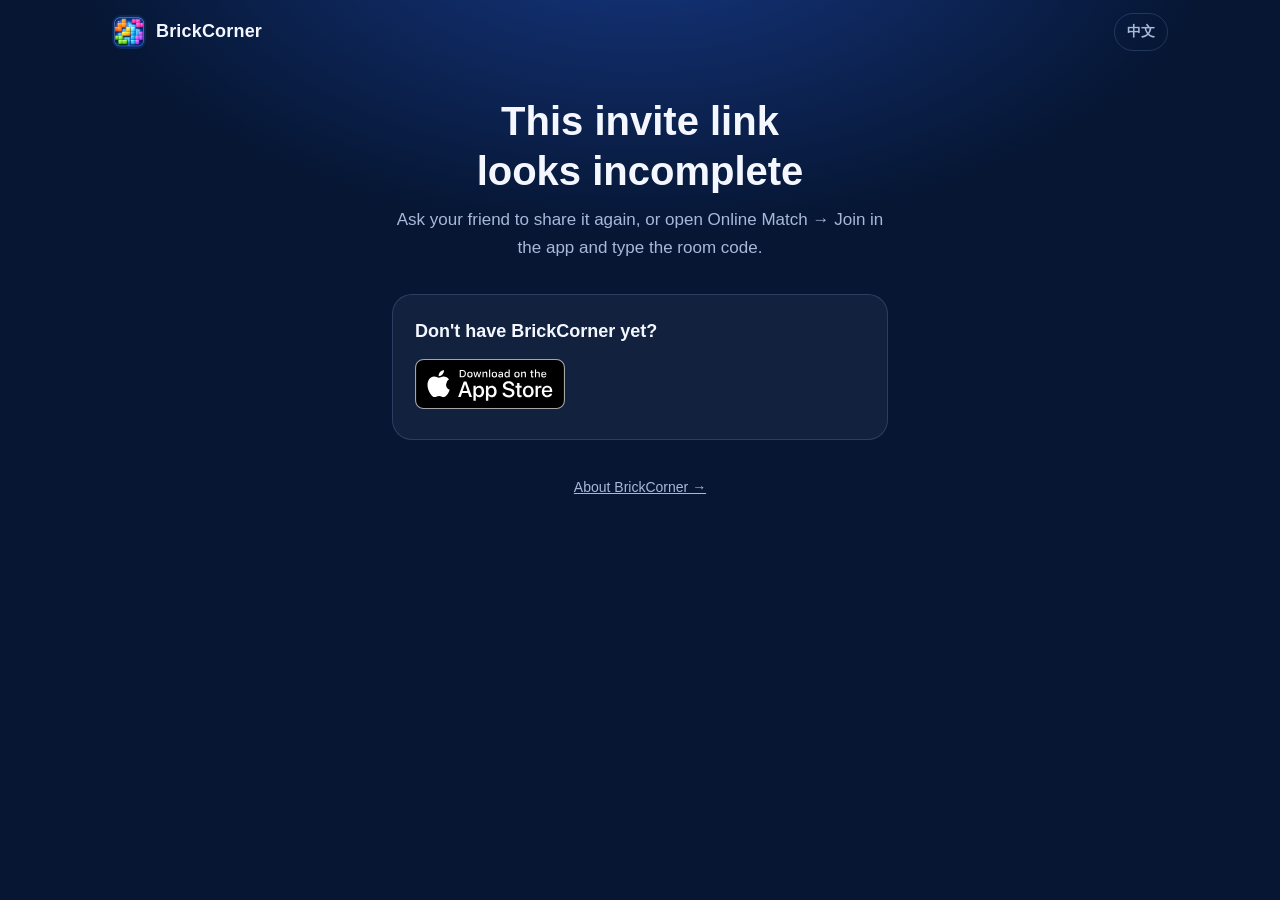
<file: en/join/index.html>
<!doctype html>
<html lang="en">
<head>
<meta charset="utf-8">
<meta name="viewport" content="width=device-width, initial-scale=1, viewport-fit=cover">
<title>Your friend wants a BrickCorner match!</title>
<meta name="description" content="Tap to join your friend's room. Don't have BrickCorner yet? Download it free and enter the room code.">
<meta name="robots" content="noindex">
<meta name="theme-color" content="#061633">

<meta property="og:type" content="website">
<meta property="og:site_name" content="BrickCorner">
<meta property="og:locale" content="en_US">
<meta property="og:url" content="https://ntuetom.github.io/BrickCorner/en/join/">
<meta property="og:title" content="Your friend wants a BrickCorner match!">
<meta property="og:description" content="Tap to join the room. Claim the corners, block your friends. Don't have it yet? It's free.">
<meta property="og:image" content="https://ntuetom.github.io/BrickCorner/assets/og/og-join-en.png">
<meta property="og:image:width" content="1200">
<meta property="og:image:height" content="630">
<meta property="og:image:alt" content="Your friend wants a BrickCorner match!">
<meta name="twitter:card" content="summary_large_image">

<link rel="icon" type="image/png" href="../../assets/img/favicon-64.png">
<link rel="apple-touch-icon" href="../../assets/img/apple-touch-icon.png">
<link rel="stylesheet" href="../../assets/site.css">
</head>
<body>

<header class="site-header">
  <div class="wrap">
    <a class="brand" href="../"><img src="../../assets/img/apple-touch-icon.png" alt="" width="34" height="34">BrickCorner</a>
    <a class="lang-switch" id="lang-link" href="../../join/" hreflang="zh-Hant" lang="zh-Hant">中文</a>
  </div>
</header>

<main class="invite">
  <div class="wrap">

    <div class="invite-card" id="state-valid" hidden>
      <h1>Your friend wants<br>a BrickCorner match!</h1>
      <p class="sub">Claim the corners, block each other, see who rules the board.</p>

      <p class="code-label">ROOM CODE</p>
      <div class="code-tiles" id="code-tiles" role="img"></div>
      <button class="copy-btn" id="copy-btn" type="button" data-copied="Copied ✓">Copy code</button>

      <div class="invite-actions">
        <a class="btn btn-primary" id="open-app" href="#">Open the app &amp; join</a>
        <p class="hint">Nothing happened? If you opened this inside a chat app, use its menu to open the page in Safari and try again — or open the app and enter the code yourself.</p>
      </div>

      <div class="panel">
        <h2>Don't have BrickCorner yet?</h2>
        <a class="badge-link" href="https://apps.apple.com/app/id6757150028">
          <img src="../../assets/img/appstore-en-us.svg" alt="Download BrickCorner on the App Store" width="150" height="50">
        </a>
        <ol>
          <li>Download it free and open the app</li>
          <li>Tap <strong>Online Match</strong>, then <strong>Join</strong></li>
          <li>Enter <strong data-code></strong> and tap <strong>Join Room</strong></li>
        </ol>
      </div>

      <p class="invite-footer">Your friend needs to still be in the room. If you can't get in, ask them to open a new one.</p>
    </div>

    <div class="invite-card" id="state-invalid" hidden>
      <h1>This invite link<br>looks incomplete</h1>
      <p class="sub">Ask your friend to share it again, or open Online Match → Join in the app and type the room code.</p>
      <div class="panel">
        <h2>Don't have BrickCorner yet?</h2>
        <a class="badge-link" href="https://apps.apple.com/app/id6757150028">
          <img src="../../assets/img/appstore-en-us.svg" alt="Download BrickCorner on the App Store" width="150" height="50">
        </a>
      </div>
    </div>

    <noscript>
      <div class="invite-card">
        <h1>Your friend wants<br>a BrickCorner match!</h1>
        <p class="sub">Open Online Match → Join in the app and enter the room code your friend sent you.</p>
        <a class="badge-link" href="https://apps.apple.com/app/id6757150028">
          <img src="../../assets/img/appstore-en-us.svg" alt="Download BrickCorner on the App Store" width="150" height="50">
        </a>
      </div>
    </noscript>

    <p class="invite-footer"><a href="../">About BrickCorner →</a></p>
  </div>
</main>

<script src="../../assets/join.js"></script>
</body>
</html>
</file>
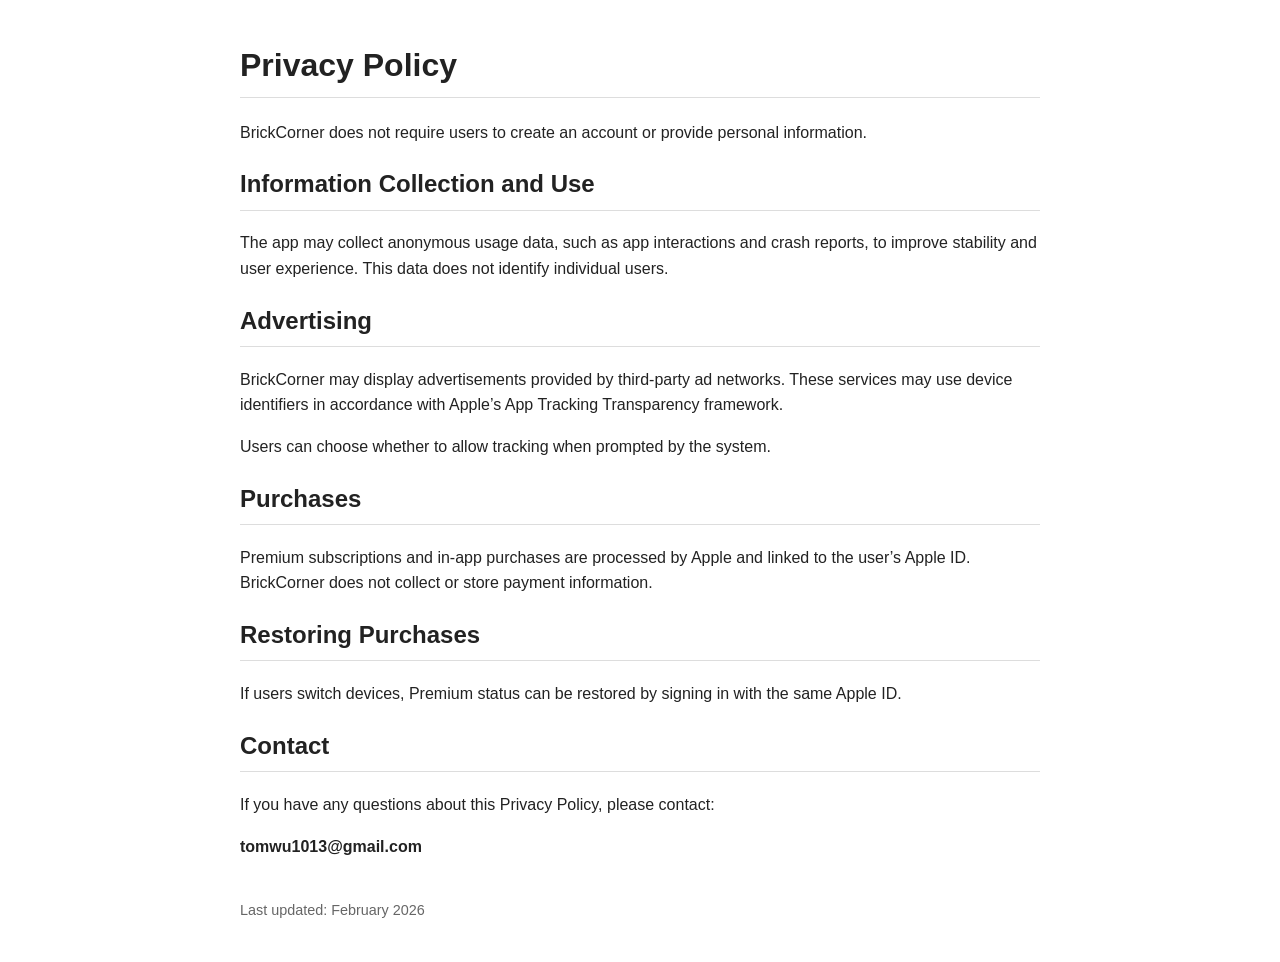
<file: privacy.html>
<!DOCTYPE html>
<html lang="en">
<head>
<meta charset="UTF-8">
<title>Privacy Policy - BrickCorner</title>
<meta name="viewport" content="width=device-width, initial-scale=1.0">
<style>
body {
    font-family: -apple-system, BlinkMacSystemFont, "Segoe UI", Roboto, Arial, sans-serif;
    max-width: 800px;
    margin: 40px auto;
    padding: 0 20px;
    line-height: 1.6;
    color: #222;
}
h1, h2 {
    border-bottom: 1px solid #ddd;
    padding-bottom: 6px;
}
footer {
    margin-top: 40px;
    font-size: 0.9em;
    color: #666;
}
</style>
</head>

<body>

<h1>Privacy Policy</h1>

<p>BrickCorner does not require users to create an account or provide personal information.</p>

<h2>Information Collection and Use</h2>

<p>The app may collect anonymous usage data, such as app interactions and crash reports, to improve stability and user experience. This data does not identify individual users.</p>

<h2>Advertising</h2>

<p>BrickCorner may display advertisements provided by third-party ad networks. These services may use device identifiers in accordance with Apple’s App Tracking Transparency framework.</p>

<p>Users can choose whether to allow tracking when prompted by the system.</p>

<h2>Purchases</h2>

<p>Premium subscriptions and in-app purchases are processed by Apple and linked to the user’s Apple ID. BrickCorner does not collect or store payment information.</p>

<h2>Restoring Purchases</h2>

<p>If users switch devices, Premium status can be restored by signing in with the same Apple ID.</p>

<h2>Contact</h2>

<p>If you have any questions about this Privacy Policy, please contact:</p>

<p><strong>tomwu1013@gmail.com</strong></p>

<footer>
<p>Last updated: February 2026</p>
</footer>

</body>
</html>
</file>
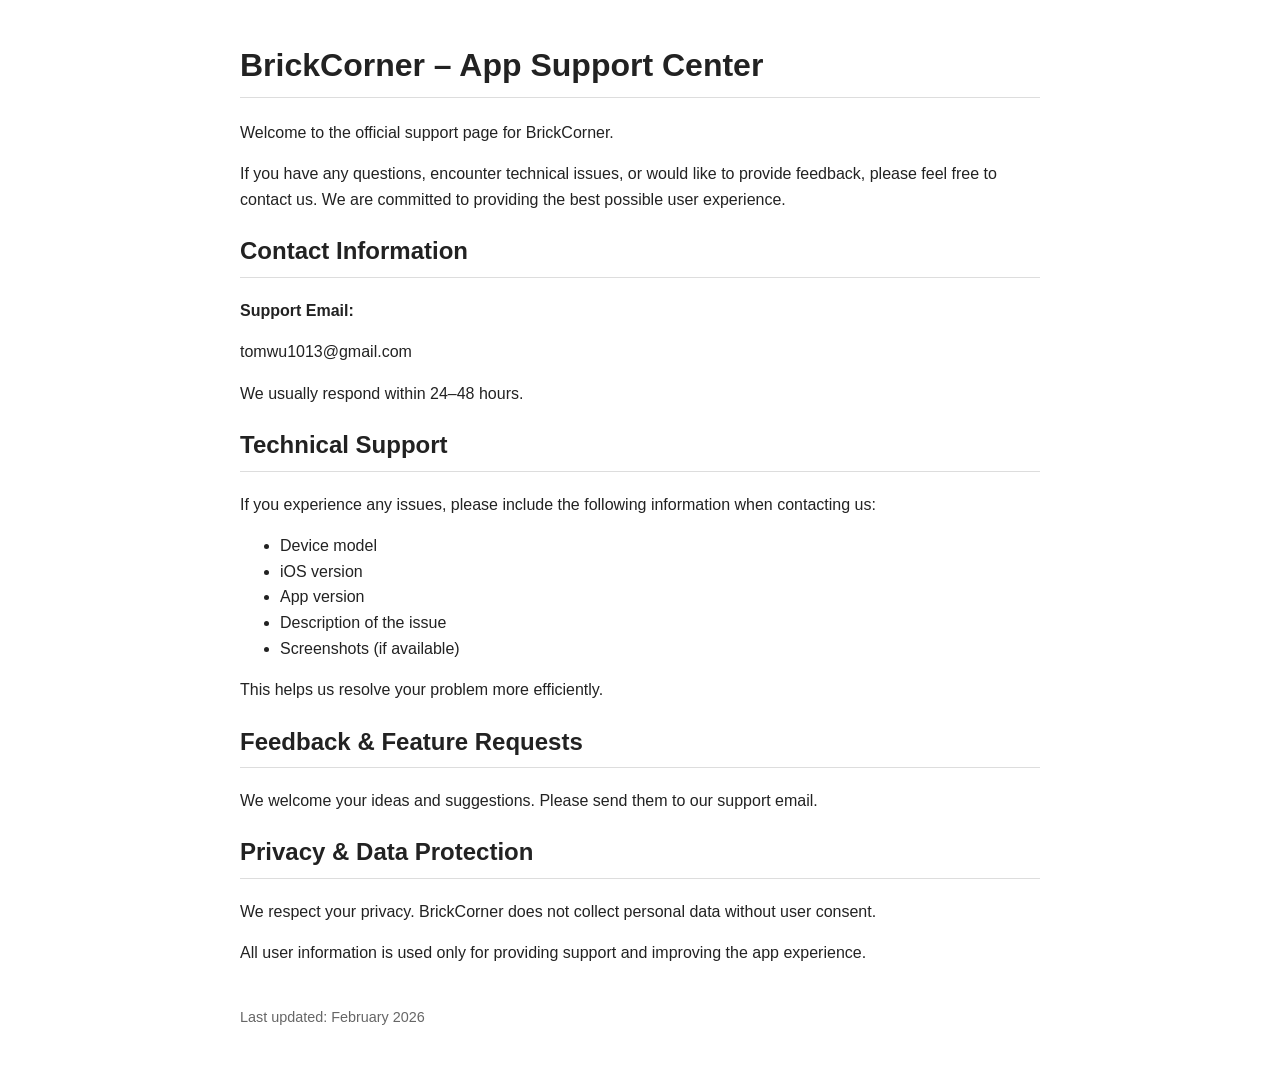
<file: support.html>
<!DOCTYPE html>
<html lang="en">
<head>
<meta charset="UTF-8">
<title>Support - BrickCorner</title>
<meta name="viewport" content="width=device-width, initial-scale=1.0">
<style>
body {
    font-family: -apple-system, BlinkMacSystemFont, "Segoe UI", Roboto, Arial, sans-serif;
    max-width: 800px;
    margin: 40px auto;
    padding: 0 20px;
    line-height: 1.6;
    color: #222;
}
h1, h2 {
    border-bottom: 1px solid #ddd;
    padding-bottom: 6px;
}
footer {
    margin-top: 40px;
    font-size: 0.9em;
    color: #666;
}
</style>
</head>

<body>

<h1>BrickCorner – App Support Center</h1>

<p>Welcome to the official support page for BrickCorner.</p>

<p>If you have any questions, encounter technical issues, or would like to provide feedback, please feel free to contact us. We are committed to providing the best possible user experience.</p>

<h2>Contact Information</h2>

<p><strong>Support Email:</strong></p>

<p>tomwu1013@gmail.com</p>

<p>We usually respond within 24–48 hours.</p>

<h2>Technical Support</h2>

<p>If you experience any issues, please include the following information when contacting us:</p>

<ul>
<li>Device model</li>
<li>iOS version</li>
<li>App version</li>
<li>Description of the issue</li>
<li>Screenshots (if available)</li>
</ul>

<p>This helps us resolve your problem more efficiently.</p>

<h2>Feedback & Feature Requests</h2>

<p>We welcome your ideas and suggestions. Please send them to our support email.</p>

<h2>Privacy & Data Protection</h2>

<p>We respect your privacy. BrickCorner does not collect personal data without user consent.</p>

<p>All user information is used only for providing support and improving the app experience.</p>

<footer>
<p>Last updated: February 2026</p>
</footer>

</body>
</html>
</file>
<file: assets/site.css>
/* BrickCorner marketing site — shared styles */

:root {
  --navy-900: #061633;
  --navy-800: #0a285a;
  --navy-700: #12367a;
  --navy-600: #1c4796;
  --line: rgba(160, 190, 255, 0.18);
  --text: #f4f7ff;
  --muted: #a9b8d9;
  --blue: #2f6bff;
  /* 玩家四色：跟 App 的 GameTheme.PlayerColors 同一組，明度接近、紅綠黃之間拉開（色弱也分得出） */
  --yellow: #f2c100;
  --red: #e5484d;
  --green: #2db35a;
  --radius: 20px;
  --max: 1120px;
  --font: -apple-system, BlinkMacSystemFont, "SF Pro Text", "PingFang TC", "Noto Sans TC",
    "Microsoft JhengHei", "Helvetica Neue", Arial, sans-serif;
}

* { box-sizing: border-box; }

html { -webkit-text-size-adjust: 100%; scroll-behavior: smooth; }

body {
  margin: 0;
  background: var(--navy-900);
  color: var(--text);
  font-family: var(--font);
  line-height: 1.65;
  overflow-x: hidden;
}

img { max-width: 100%; height: auto; display: block; }

a { color: inherit; }

.wrap {
  width: 100%;
  max-width: var(--max);
  margin: 0 auto;
  padding: 0 16px;
}

@media (min-width: 720px) {
  .wrap { padding: 0 32px; }
}

/* ---------- header ---------- */

.site-header {
  position: absolute;
  inset: 0 0 auto 0;
  z-index: 10;
}

.site-header .wrap {
  display: flex;
  align-items: center;
  justify-content: space-between;
  height: 64px;
}

.brand {
  display: flex;
  align-items: center;
  gap: 10px;
  font-weight: 800;
  font-size: 18px;
  letter-spacing: 0.01em;
  text-decoration: none;
}

.brand img {
  width: 34px;
  height: 34px;
  border-radius: 9px;
}

.lang-switch {
  font-size: 14px;
  font-weight: 600;
  color: var(--muted);
  text-decoration: none;
  padding: 6px 12px;
  border: 1px solid var(--line);
  border-radius: 999px;
}

.lang-switch:hover { color: var(--text); border-color: var(--muted); }

/* ---------- brick primitives ---------- */

.brick {
  --c: var(--blue);
  background: var(--c);
  border-radius: 22%;
  box-shadow:
    inset 0 3px 0 rgba(255, 255, 255, 0.35),
    inset 0 -4px 0 rgba(0, 0, 0, 0.22);
}

.c-blue { --c: var(--blue); }
.c-yellow { --c: var(--yellow); }
.c-red { --c: var(--red); }
.c-green { --c: var(--green); }

/* ---------- hero ---------- */

.hero {
  position: relative;
  padding: 112px 0 72px;
  background:
    radial-gradient(1200px 600px at 85% 10%, rgba(47, 107, 255, 0.35), transparent 60%),
    radial-gradient(800px 500px at 0% 100%, rgba(242, 193, 0, 0.12), transparent 60%),
    linear-gradient(180deg, var(--navy-800), var(--navy-900));
  overflow: hidden;
}

.hero-grid {
  position: absolute;
  inset: 0;
  background-image:
    linear-gradient(var(--line) 1px, transparent 1px),
    linear-gradient(90deg, var(--line) 1px, transparent 1px);
  background-size: 44px 44px;
  mask-image: linear-gradient(180deg, rgba(0, 0, 0, 0.55), transparent 85%);
  -webkit-mask-image: linear-gradient(180deg, rgba(0, 0, 0, 0.55), transparent 85%);
  pointer-events: none;
}

.hero .wrap {
  position: relative;
  display: grid;
  gap: 48px;
  align-items: center;
}

@media (min-width: 900px) {
  .hero { padding: 140px 0 96px; }
  .hero .wrap { grid-template-columns: 1.1fr 0.9fr; }
}

.eyebrow {
  display: inline-flex;
  align-items: center;
  gap: 8px;
  font-size: 14px;
  font-weight: 700;
  color: var(--yellow);
  background: rgba(242, 193, 0, 0.1);
  border: 1px solid rgba(242, 193, 0, 0.35);
  padding: 4px 12px;
  border-radius: 999px;
  margin: 0 0 20px;
}

.hero h1 {
  font-size: clamp(36px, 8.5vw, 64px);
  line-height: 1.15;
  font-weight: 900;
  letter-spacing: -0.01em;
  margin: 0 0 18px;
}

.hero h1 .hl {
  color: var(--yellow);
  white-space: nowrap;
}

.hero .lead {
  font-size: clamp(18px, 4.4vw, 22px);
  color: var(--muted);
  margin: 0 0 32px;
  max-width: 34em;
}

.hero .lead strong { color: var(--text); font-weight: 700; }

.cta-row {
  display: flex;
  flex-wrap: wrap;
  align-items: center;
  gap: 16px 20px;
}

.badge-link {
  display: inline-block;
  border-radius: 10px;
  transition: transform 0.15s ease;
}

.badge-link:hover { transform: translateY(-2px); }

.badge-link img { height: 56px; width: auto; }

.cta-meta {
  font-size: 14px;
  color: var(--muted);
  margin: 0;
}

/* hero screenshots */

.hero-shots {
  position: relative;
  height: 480px;
  max-width: 360px;
  margin: 0 auto;
  width: 100%;
}

.hero-shots .shot {
  position: absolute;
  width: 50%;
  border-radius: 26px;
  box-shadow: 0 30px 60px rgba(0, 0, 0, 0.45), 0 0 0 1px rgba(255, 255, 255, 0.08);
}

.hero-shots .shot-back {
  left: 7%;
  top: 30px;
  transform: rotate(-6deg);
}

.hero-shots .shot-front {
  right: 5%;
  top: 0;
  transform: rotate(5deg);
}

.floating-piece {
  position: absolute;
  display: grid;
  gap: 4px;
  z-index: 2;
}

.floating-piece span { width: 26px; height: 26px; }

.floating-piece.fp-1 {
  grid-template-columns: repeat(2, 26px);
  right: -6px;
  bottom: 18px;
  transform: rotate(12deg);
}

.floating-piece.fp-2 {
  grid-template-columns: repeat(3, 26px);
  left: -10px;
  bottom: -8px;
  transform: rotate(-10deg);
}

.floating-piece .gap { background: none; box-shadow: none; }

/* the gameplay video sits in a phone frame */
.hero-shots .phone {
  padding: 2.2%;
  background: #0b0d12;
  border-radius: 13% / 6%;
  z-index: 1;
}

.phone-video {
  display: block;
  width: 100%;
  height: auto;
  aspect-ratio: 480 / 1044;
  border-radius: 11.5% / 5.3%;
  background: #1e1e21;
}

@media (min-width: 900px) {
  .hero-shots { height: 560px; max-width: 440px; }
  .hero-shots .shot { width: 54%; }
}

@media (prefers-reduced-motion: no-preference) {
  .floating-piece { animation: bob 5s ease-in-out infinite; }
  .floating-piece.fp-2 { animation-delay: -2.5s; }
}

@keyframes bob {
  0%, 100% { translate: 0 0; }
  50% { translate: 0 -10px; }
}

/* ---------- sections ---------- */

section { padding: 80px 0; }

@media (min-width: 900px) {
  section { padding: 104px 0; }
}

.section-alt { background: var(--navy-800); }

.section-head {
  max-width: 640px;
  margin: 0 0 40px;
}

.section-head .kicker {
  font-size: 14px;
  font-weight: 800;
  letter-spacing: 0.08em;
  text-transform: uppercase;
  color: var(--yellow);
  margin: 0 0 8px;
}

.section-head h2 {
  font-size: clamp(28px, 6vw, 40px);
  line-height: 1.25;
  font-weight: 900;
  margin: 0 0 12px;
}

.section-head p {
  color: var(--muted);
  font-size: 17px;
  margin: 0;
}

/* steps */

.steps-layout {
  display: grid;
  gap: 40px;
  align-items: center;
}

@media (min-width: 900px) {
  .steps-layout { grid-template-columns: 1fr 340px; gap: 64px; }
}

.steps {
  list-style: none;
  margin: 0;
  padding: 0;
  display: grid;
  gap: 16px;
}

.step {
  display: grid;
  grid-template-columns: 52px 1fr;
  gap: 18px;
  align-items: start;
  padding: 22px;
  border-radius: var(--radius);
  background: rgba(255, 255, 255, 0.04);
  border: 1px solid var(--line);
}

.step-num {
  width: 52px;
  height: 52px;
  display: grid;
  place-items: center;
  font-size: 24px;
  font-weight: 900;
  color: #fff;
}

.step-num.c-yellow { color: #2a2100; }

.step h3 {
  margin: 2px 0 4px;
  font-size: 20px;
  font-weight: 800;
}

.step p { margin: 0; color: var(--muted); }

/* the hero already shows this screen on small layouts */
.steps-shot { display: none; }

@media (min-width: 900px) {
  .steps-shot { display: block; }
}

.steps-shot {
  border-radius: 28px;
  box-shadow: 0 30px 60px rgba(0, 0, 0, 0.45), 0 0 0 1px rgba(255, 255, 255, 0.08);
  max-width: 300px;
  margin: 0 auto;
}

/* rules + try-it board */

.rules-layout {
  display: grid;
  gap: 32px;
  align-items: start;
}

@media (min-width: 900px) {
  .rules-layout { grid-template-columns: 0.85fr 1.15fr; gap: 48px; }
}

.rule-list {
  list-style: none;
  margin: 0;
  padding: 0;
  display: grid;
  gap: 12px;
}

.rule-item {
  display: grid;
  grid-template-columns: 64px 1fr;
  gap: 16px;
  align-items: center;
  padding: 14px 18px 14px 14px;
  border-radius: 16px;
  background: var(--navy-900);
  border: 1px solid var(--line);
}

.rule-item img { width: 64px; height: 64px; }

.rule-item h3 {
  margin: 0 0 2px;
  font-size: 17px;
  font-weight: 800;
}

.rule-item p { margin: 0; color: var(--muted); font-size: 15px; }

.trial {
  padding: 20px 16px 22px;
  border-radius: var(--radius);
  background: var(--navy-900);
  border: 1px solid var(--line);
  text-align: center;
}

@media (min-width: 720px) {
  .trial { padding: 24px 28px 28px; }
}

.trial-title {
  margin: 0 0 4px;
  font-size: 22px;
  font-weight: 900;
}

.trial-sub { margin: 0 0 16px; color: var(--muted); font-size: 15px; }

.trial-board {
  display: grid;
  grid-template-columns: repeat(8, 1fr);
  gap: 3px;
  width: 100%;
  max-width: 360px;
  aspect-ratio: 1;
  margin: 0 auto;
  padding: 6px;
  border-radius: 14px;
  background: var(--navy-800);
  touch-action: manipulation;
}

.trial-cell {
  appearance: none;
  position: relative;
  padding: 0;
  border: 0;
  border-radius: 6px;
  background: rgba(160, 190, 255, 0.09);
  cursor: pointer;
  -webkit-tap-highlight-color: transparent;
}

.trial-cell:focus-visible { outline: 2px solid var(--text); outline-offset: 1px; }

.trial-cell.is-blue,
.trial-cell.is-red {
  box-shadow: inset 0 2px 0 rgba(255, 255, 255, 0.35), inset 0 -3px 0 rgba(0, 0, 0, 0.22);
}

.trial-cell.is-blue { background: var(--blue); }
.trial-cell.is-red { background: var(--red); }

.trial-cell.ghost-ok { background: rgba(47, 107, 255, 0.6); outline: 2px solid var(--green); outline-offset: -2px; }
.trial-cell.ghost-bad { background: rgba(229, 72, 77, 0.3); outline: 2px solid var(--red); outline-offset: -2px; }

.trial-cell.is-start::after,
.trial-cell.is-corner::after {
  content: "";
  position: absolute;
  pointer-events: none;
}

.trial-cell.is-start::after {
  inset: 2px;
  border: 2px dashed var(--yellow);
  border-radius: 5px;
}

.trial-cell.is-corner::after {
  inset: 36%;
  border-radius: 50%;
  background: var(--yellow);
  opacity: 0.85;
}

@media (prefers-reduced-motion: no-preference) {
  .trial-cell.just-placed { animation: drop-in 0.35s ease-out; }
}

@keyframes drop-in {
  from { transform: scale(1.35); opacity: 0; }
  to { transform: scale(1); opacity: 1; }
}

.trial-msg {
  min-height: 3.2em;
  margin: 14px auto 10px;
  max-width: 30em;
  font-weight: 700;
}

.trial-tray {
  display: flex;
  flex-wrap: wrap;
  justify-content: center;
  gap: 8px;
  margin: 0 0 14px;
  min-height: 60px;
}

.trial-piece {
  appearance: none;
  display: grid;
  place-items: center;
  min-width: 60px;
  min-height: 60px;
  padding: 8px;
  border: 1px solid var(--line);
  border-radius: 12px;
  background: transparent;
  cursor: pointer;
}

.trial-piece[aria-pressed="true"] {
  border-color: var(--yellow);
  background: rgba(242, 193, 0, 0.12);
}

.trial-piece .mini-shape { display: grid; gap: 2px; }

.trial-piece .mini-shape span {
  width: 10px;
  height: 10px;
  border-radius: 2px;
  background: var(--blue);
}

.trial-controls {
  display: flex;
  flex-wrap: wrap;
  justify-content: center;
  gap: 8px;
}

.trial-btn {
  appearance: none;
  min-height: 44px;
  padding: 0 18px;
  border: 1px solid var(--line);
  border-radius: 12px;
  background: rgba(255, 255, 255, 0.05);
  color: var(--text);
  font: inherit;
  font-size: 15px;
  font-weight: 700;
  cursor: pointer;
}

.trial-btn.primary {
  border-color: transparent;
  background: var(--yellow);
  color: #231b00;
}

.trial-btn:disabled { opacity: 0.4; cursor: default; }

.trial-end {
  margin-top: 18px;
  padding-top: 18px;
  border-top: 1px solid var(--line);
  display: grid;
  justify-items: center;
  gap: 12px;
}

.trial-end p { margin: 0; color: var(--muted); }

.rules-note {
  margin: 28px 0 0;
  padding: 18px 22px;
  border-radius: 16px;
  background: rgba(242, 193, 0, 0.08);
  border: 1px solid rgba(242, 193, 0, 0.3);
  color: var(--text);
}

.rules-note strong { color: var(--yellow); }

/* features */

.features {
  display: grid;
  gap: 16px;
}

@media (min-width: 640px) {
  .features { grid-template-columns: repeat(2, 1fr); }
}

@media (min-width: 960px) {
  .features { grid-template-columns: repeat(3, 1fr); }
}

.feature {
  padding: 24px;
  border-radius: var(--radius);
  background: rgba(255, 255, 255, 0.04);
  border: 1px solid var(--line);
}

.feature .mini {
  display: grid;
  grid-template-columns: repeat(3, 14px);
  gap: 3px;
  margin-bottom: 16px;
}

.feature .mini span { width: 14px; height: 14px; border-radius: 4px; }
.feature .mini .gap { background: none; box-shadow: none; }

.feature h3 {
  margin: 0 0 6px;
  font-size: 18px;
  font-weight: 800;
}

.feature p { margin: 0; color: var(--muted); font-size: 15px; }

/* themes showcase (1.2.0) — a big board close-up that switches between the 9 themes;
   phones stack it, wider screens put the picker beside it */

#themes {
  background:
    radial-gradient(900px 420px at 30% 0%, rgba(242, 193, 0, 0.12), transparent 70%),
    var(--navy-900);
  border-top: 1px solid var(--line);
}

.section-head .soon {
  display: inline-block;
  margin-left: 8px;
  padding: 2px 10px;
  border-radius: 999px;
  background: var(--yellow);
  color: var(--navy-900);
  font-size: 12px;
  letter-spacing: 0.02em;
  text-transform: none;
  vertical-align: 1px;
}

.showcase {
  display: grid;
  gap: 18px 40px;
  grid-template-areas: "stage" "info" "picker";
}

@media (min-width: 900px) {
  .showcase {
    grid-template-columns: minmax(0, 1.55fr) minmax(0, 1fr);
    grid-template-rows: auto 1fr;
    grid-template-areas: "stage info" "stage picker";
    align-items: start;
  }
}

.showcase-img {
  grid-area: stage;
  width: 100%;
  aspect-ratio: 1260 / 996;
  padding: clamp(12px, 3vw, 24px);
  border-radius: calc(var(--radius) + 4px);
  background: rgba(255, 255, 255, 0.05);
  border: 1px solid var(--line);
  box-shadow: 0 30px 60px rgba(0, 0, 0, 0.35);
  box-sizing: border-box;
  object-fit: contain;
}

.showcase-caption {
  grid-area: info;
  display: flex;
  flex-wrap: wrap;
  align-items: center;
  gap: 6px 12px;
  min-height: 80px;
  min-width: 0;
}

.theme-picker { grid-area: picker; }

.showcase-name { font-size: clamp(24px, 5vw, 32px); font-weight: 900; line-height: 1.2; }

.showcase-desc { flex-basis: 100%; margin: 0; color: var(--muted); font-size: 16px; }

@media (prefers-reduced-motion: no-preference) {
  .showcase-img,
  .showcase-caption { transition: opacity 0.16s ease; }
  .showcase.is-swapping .showcase-img,
  .showcase.is-swapping .showcase-caption { opacity: 0; }
}

.theme-tag {
  font-size: 12px;
  font-weight: 700;
  padding: 2px 10px;
  border-radius: 999px;
  white-space: nowrap;
  border: 1px solid currentColor;
}

.theme-tag.is-free { color: var(--green); }
.theme-tag.is-coin { color: var(--yellow); }

.theme-picker {
  display: grid;
  grid-template-columns: repeat(3, minmax(0, 1fr));
  gap: 10px;
}

.theme-chip {
  display: grid;
  justify-items: center;
  gap: 6px;
  padding: 12px 6px 10px;
  border-radius: 16px;
  border: 1px solid var(--line);
  background: rgba(255, 255, 255, 0.04);
  color: var(--muted);
  font: inherit;
  font-size: 13px;
  font-weight: 700;
  line-height: 1.3;
  cursor: pointer;
  transition: border-color 0.15s, background 0.15s, color 0.15s;
}

.theme-chip img { width: 42px; height: 42px; border-radius: 4px; }

.theme-chip span { min-width: 0; text-align: center; }

@media (min-width: 900px) {
  .theme-chip { padding: 16px 6px 14px; font-size: 14px; }
  .theme-chip img { width: 48px; height: 48px; }
}

.theme-chip:hover { border-color: var(--navy-600); color: var(--text); }

.theme-chip[aria-pressed="true"] {
  border-color: var(--yellow);
  background: rgba(242, 193, 0, 0.1);
  color: var(--text);
}

.theme-chip:focus-visible { outline: 3px solid var(--yellow); outline-offset: 2px; }

/* hero: "new themes coming" sticker on the phone, until 1.2.0 is live */
.video-note {
  position: absolute;
  left: 50%;
  bottom: -14px;
  transform: translateX(-50%);
  white-space: nowrap;
  padding: 5px 12px;
  border-radius: 999px;
  background: var(--yellow);
  color: var(--navy-900);
  font-size: 13px;
  font-weight: 800;
  text-decoration: none;
  box-shadow: 0 6px 16px rgba(0, 0, 0, 0.35);
}

.video-note:hover,
.video-note:focus-visible { background: #ffe066; }

.video-note:focus-visible { outline: 3px solid var(--text); outline-offset: 2px; }

/* gallery */

.gallery {
  display: flex;
  gap: 16px;
  overflow-x: auto;
  scroll-snap-type: x mandatory;
  padding: 4px 16px 24px;
  margin: 0 -16px;
  scrollbar-width: thin;
  scrollbar-color: var(--navy-600) transparent;
}

@media (min-width: 720px) {
  .gallery { padding: 4px 32px 24px; margin: 0 -32px; }
}

.gallery img {
  flex: 0 0 auto;
  width: 220px;
  height: auto;
  aspect-ratio: 540 / 1169;
  border-radius: 22px;
  scroll-snap-align: start;
  box-shadow: 0 0 0 1px rgba(255, 255, 255, 0.08);
}

@media (min-width: 900px) {
  .gallery img { width: 248px; }
}

/* faq */

.faq {
  display: grid;
  gap: 12px;
  max-width: 800px;
}

.faq details {
  border-radius: 16px;
  background: rgba(255, 255, 255, 0.04);
  border: 1px solid var(--line);
}

.faq summary {
  cursor: pointer;
  list-style: none;
  padding: 18px 52px 18px 22px;
  font-weight: 700;
  font-size: 17px;
  position: relative;
}

.faq summary::-webkit-details-marker { display: none; }

.faq summary::after {
  content: "+";
  position: absolute;
  right: 22px;
  top: 50%;
  transform: translateY(-50%);
  font-size: 24px;
  font-weight: 400;
  color: var(--yellow);
}

.faq details[open] summary::after { content: "–"; }

.faq details p {
  margin: 0;
  padding: 0 22px 20px;
  color: var(--muted);
}

.faq details a { color: var(--yellow); }

/* final cta */

.final-cta {
  text-align: center;
  background:
    radial-gradient(700px 300px at 50% 0%, rgba(47, 107, 255, 0.35), transparent 70%),
    var(--navy-800);
}

.final-cta h2 {
  font-size: clamp(30px, 7vw, 48px);
  font-weight: 900;
  line-height: 1.2;
  margin: 0 0 12px;
}

.final-cta p { color: var(--muted); margin: 0 0 28px; font-size: 18px; }

.final-cta .badge-link img { margin: 0 auto; }

.brick-row {
  display: flex;
  justify-content: center;
  gap: 6px;
  margin: 0 0 28px;
}

.brick-row span { width: 22px; height: 22px; }

/* footer */

.site-footer {
  padding: 36px 0 48px;
  border-top: 1px solid var(--line);
  font-size: 14px;
  color: var(--muted);
}

.site-footer .wrap {
  display: flex;
  flex-wrap: wrap;
  gap: 16px 28px;
  align-items: center;
  justify-content: space-between;
}

.site-footer nav {
  display: flex;
  flex-wrap: wrap;
  gap: 8px 20px;
}

.site-footer a { text-decoration: none; }
.site-footer a:hover { color: var(--text); text-decoration: underline; }

/* ---------- invite page ---------- */

.invite {
  min-height: 100vh;
  min-height: 100dvh;
  padding: 96px 0 56px;
  background:
    radial-gradient(900px 500px at 50% -10%, rgba(47, 107, 255, 0.4), transparent 65%),
    var(--navy-900);
}

.invite .wrap { max-width: 560px; }

.invite-card {
  text-align: center;
}

.invite-card h1 {
  font-size: clamp(28px, 7.5vw, 40px);
  font-weight: 900;
  line-height: 1.25;
  margin: 0 0 10px;
}

.invite-card .sub {
  color: var(--muted);
  margin: 0 0 32px;
  font-size: 17px;
}

.code-label {
  font-size: 14px;
  font-weight: 700;
  color: var(--muted);
  letter-spacing: 0.06em;
  margin: 0 0 12px;
}

.code-tiles {
  display: flex;
  justify-content: center;
  gap: 6px;
  margin: 0 0 16px;
}

.code-tiles span {
  --c: var(--navy-600);
  width: clamp(40px, 12vw, 54px);
  height: clamp(50px, 15vw, 66px);
  display: grid;
  place-items: center;
  font-size: clamp(26px, 8vw, 36px);
  font-weight: 900;
  font-family: ui-monospace, "SF Mono", Menlo, monospace;
  color: #fff;
}

.code-tiles .split { margin-left: 10px; }

.copy-btn {
  appearance: none;
  border: 1px solid var(--line);
  background: transparent;
  color: var(--text);
  font: inherit;
  font-size: 15px;
  font-weight: 600;
  padding: 8px 18px;
  border-radius: 999px;
  cursor: pointer;
}

.copy-btn:hover { border-color: var(--muted); }

.btn {
  display: block;
  width: 100%;
  text-align: center;
  text-decoration: none;
  font-weight: 800;
  font-size: 19px;
  padding: 17px 24px;
  border-radius: 16px;
}

.btn-primary {
  background: var(--yellow);
  color: #231b00;
  box-shadow: inset 0 3px 0 rgba(255, 255, 255, 0.45), inset 0 -5px 0 rgba(0, 0, 0, 0.18),
    0 12px 30px rgba(242, 193, 0, 0.25);
}

.btn-primary:active { transform: translateY(1px); }

.invite-actions {
  margin: 32px 0 0;
  display: grid;
  gap: 12px;
}

.hint {
  font-size: 14px;
  color: var(--muted);
  margin: 0;
}

.panel {
  margin: 28px 0 0;
  padding: 22px;
  border-radius: var(--radius);
  background: rgba(255, 255, 255, 0.05);
  border: 1px solid var(--line);
  text-align: left;
}

.panel h2 {
  font-size: 18px;
  font-weight: 800;
  margin: 0 0 12px;
}

.panel .badge-link img { height: 50px; }

.panel ol {
  margin: 16px 0 0;
  padding-left: 1.3em;
  color: var(--muted);
}

.panel ol strong { color: var(--text); }

.invite-footer {
  text-align: center;
  margin-top: 36px;
  font-size: 14px;
  color: var(--muted);
}

.invite-footer a { color: var(--muted); }

[hidden] { display: none !important; }
</file>
